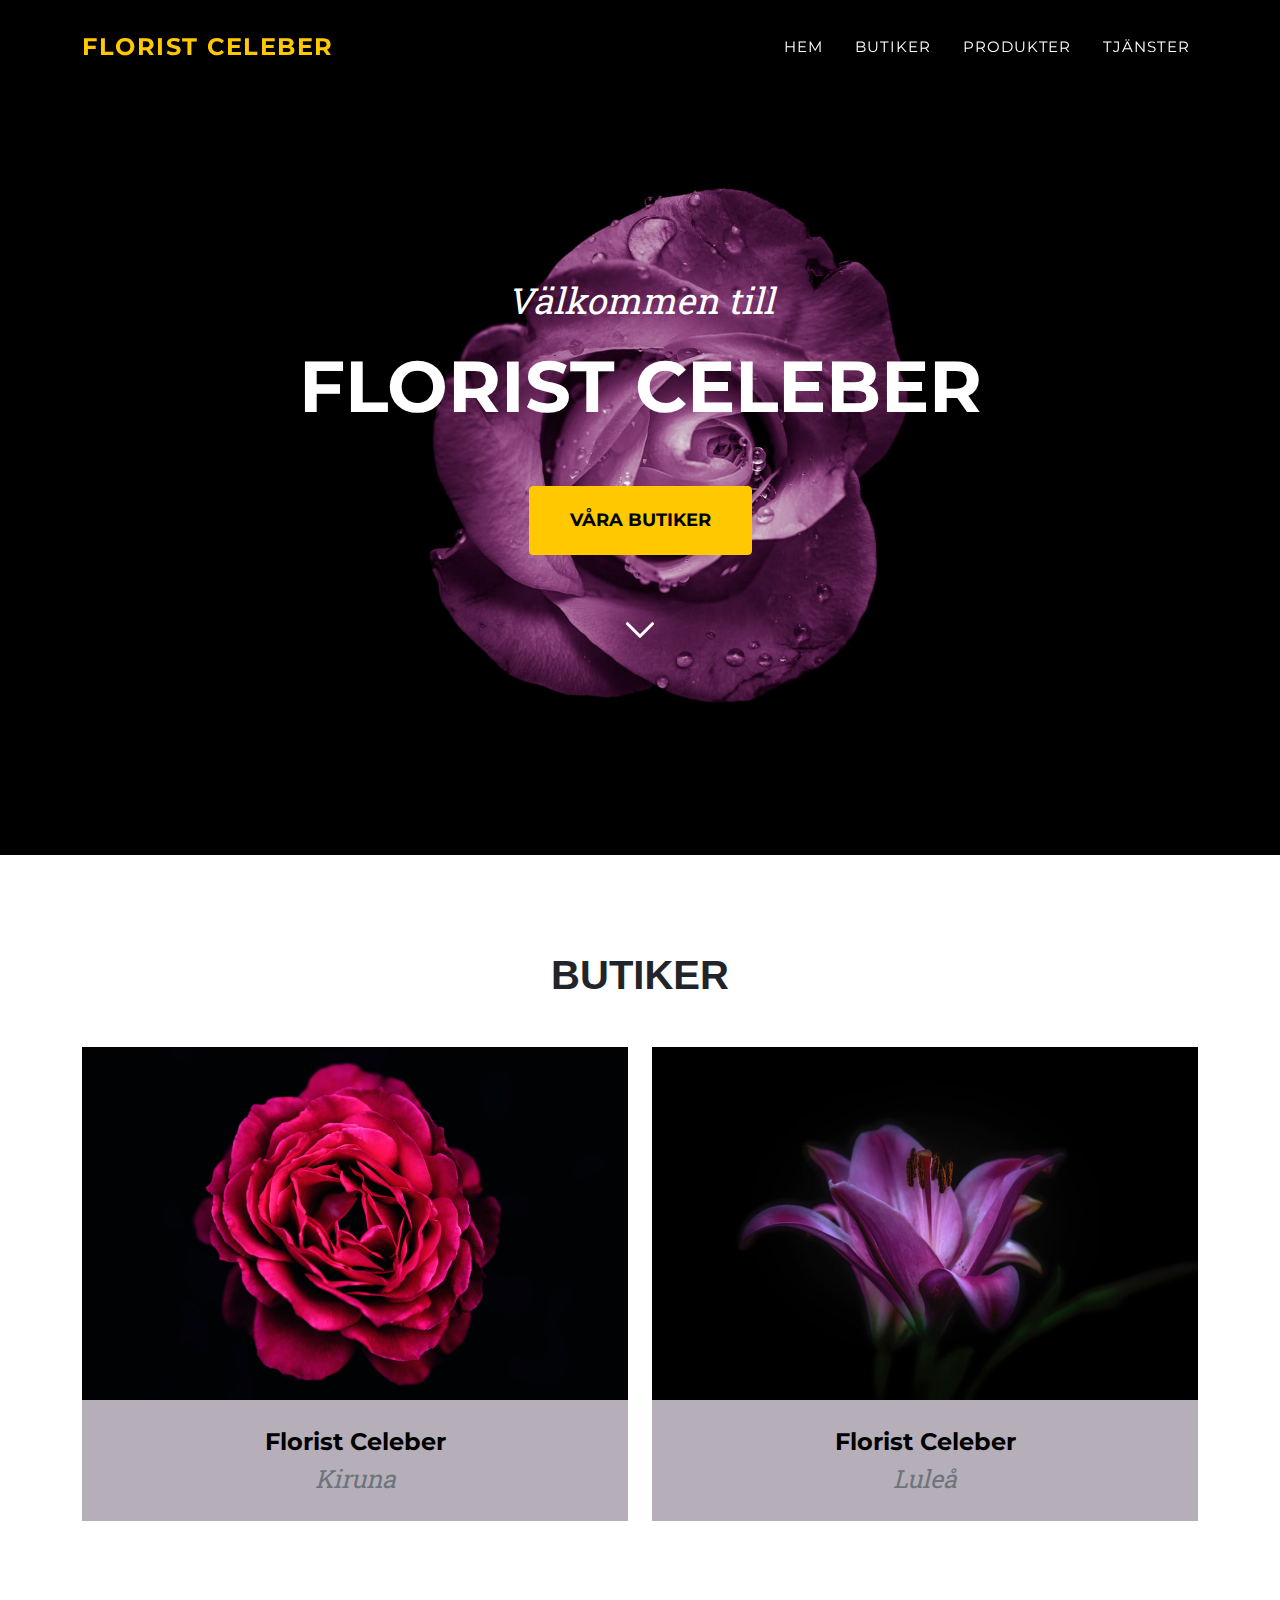
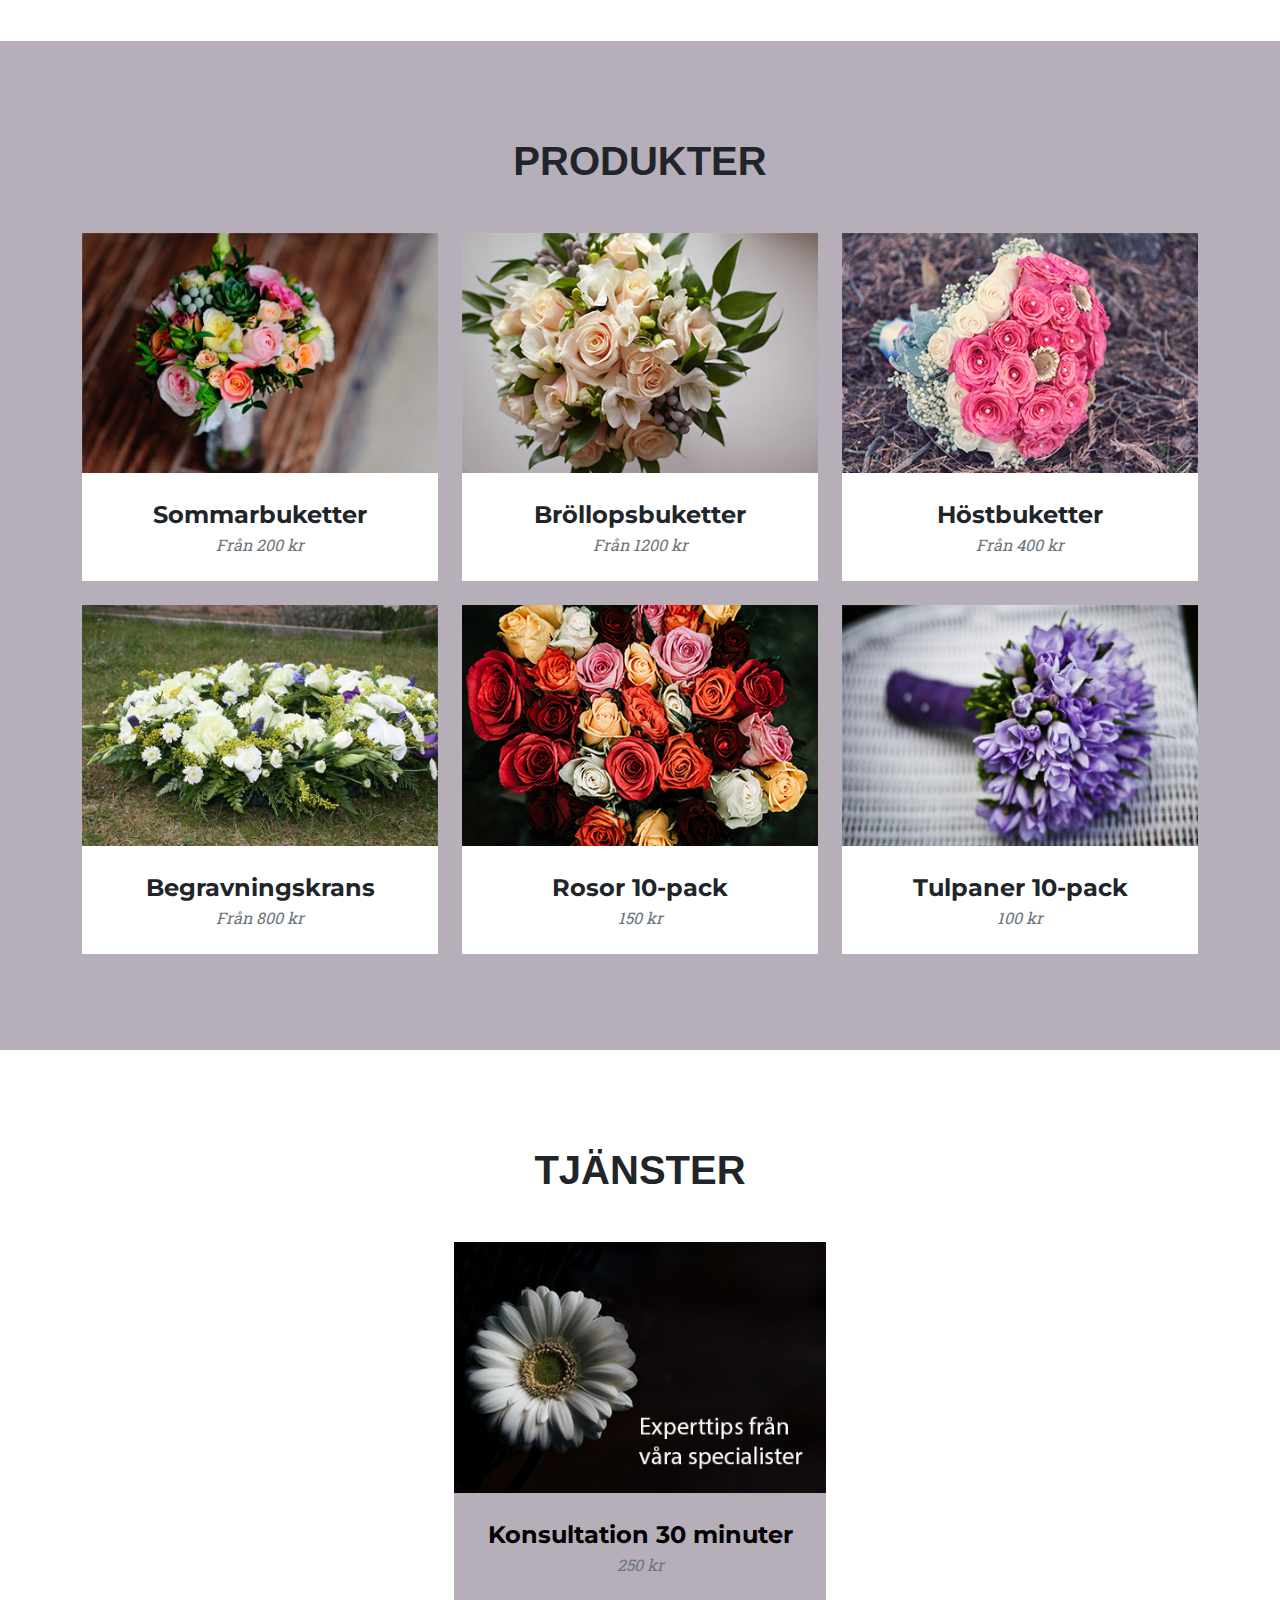
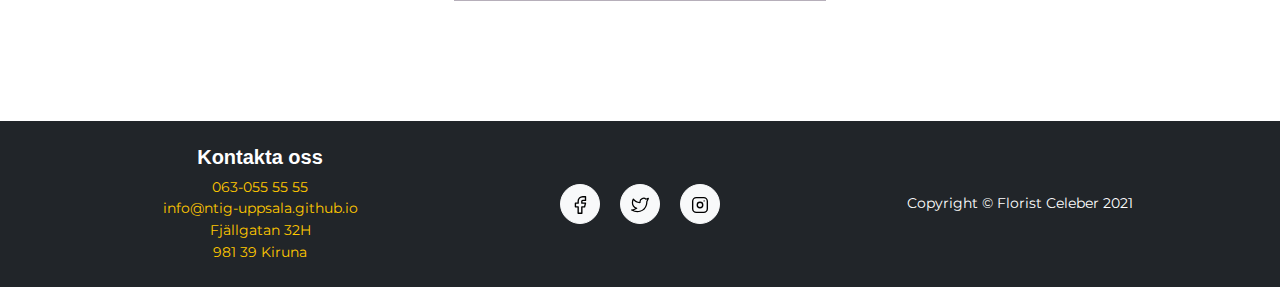
<file: florist-celeber/index.html>
<!-- The original template goes under The MIT License (MIT)
Copyright (c) 2013-2021 Start Bootstrap LLC -->

<!DOCTYPE html>
<html lang="sv">
    <head>
        <meta charset="utf-8" />
        <meta name="viewport" content="width=device-width, initial-scale=1, shrink-to-fit=no" />
        <title>Florist Celeber</title>
        <!-- Google fonts-->
        <link href="https://fonts.googleapis.com/css?family=Montserrat:400,700" rel="stylesheet" type="text/css" />
        <link href="https://fonts.googleapis.com/css?family=Roboto+Slab:400,100,300,700" rel="stylesheet" type="text/css" />
        <!-- Core theme CSS (includes Bootstrap)-->
        <link href="assets/css/bootstrap.css" rel="stylesheet" />
	    <!--Our css-->
        <link href="assets/css/style.css" rel="stylesheet">
        <!-- Favicon-->
        <link rel="apple-touch-icon" sizes="180x180" href="assets/favicon/apple-touch-icon.png">
        <link rel="icon" type="image/png" sizes="32x32" href="assets/favicon/favicon-32x32.png">
        <link rel="icon" type="image/png" sizes="16x16" href="assets/favicon/favicon-16x16.png">
        <link rel="manifest" href="assets/favicon/site.webmanifest">
        <link rel="mask-icon" href="assets/favicon/safari-pinned-tab.svg" color="#5bbad5">
        <meta name="msapplication-TileColor" content="#da532c">
        <meta name="theme-color" content="#ffffff">
        <script src="https://code.jquery.com/jquery-3.6.0.min.js" integrity="sha256-/xUj+3OJU5yExlq6GSYGSHk7tPXikynS7ogEvDej/m4=" crossorigin="anonymous"></script>
        <script src="assets/js/scripts.js" defer></script>
    </head>
    <body id="page-top">
        <!-- Navigation-->
        <nav class="navbar navbar-expand-lg navbar-dark fixed-top noJs" id="mainNav">
            <div class="container">
                <a class="navbar-brand" href="#page-top">Florist Celeber</a>
                <button class="navbar-toggler" id="navbarMenu" type="button" aria-controls="navbarResponsive" aria-expanded="false" aria-label="Toggle navigation">
                    Meny
                    <svg class="icon icon-tabler icon-tabler-menu-2" width="24" height="24" viewBox="0 0 24 24" stroke-width="1.5" stroke="rgba(255, 255, 255, 0.55)" fill="none" stroke-linecap="round" stroke-linejoin="round">
                        <path stroke="none" d="M0 0h24v24H0z" fill="none"/>
                        <line x1="4" y1="6" x2="20" y2="6" />
                        <line x1="4" y1="12" x2="20" y2="12" />
                        <line x1="4" y1="18" x2="20" y2="18" />
                    </svg>
                </button>
                <div class="collapse navbar-collapse" id="navbarResponsive">
                    <ul class="navbar-nav text-uppercase ms-auto py-4 py-lg-0">
                        <li class="nav-item"><a class="nav-link" href="#page-top">Hem</a></li>
                        <li class="nav-item"><a class="nav-link" href="#stores">Butiker</a></li>
                        <li class="nav-item"><a class="nav-link" href="#products">Produkter</a></li>
                        <li class="nav-item"><a class="nav-link" href="#services">Tjänster</a></li>
                    </ul>
                </div>
            </div>
        </nav>
        <!-- Masthead-->
        <header class="masthead" id="mainPage">
            <div class="container"  id="mastheadContainer">
                <div class="masthead-subheading">Välkommen till</div>
                <div class="masthead-heading text-uppercase">Florist Celeber</div>
                <a class="btn btn-primary btn-xl text-uppercase" href="#stores">Våra butiker</a>
            </div>
            <div class="arrowDownCon">
                <div class="arrowDown">
                    <a href="#stores"> <!--Maybe change to go to the next section -->
                        <svg width="50" height="50" viewBox="0 0 24 24" stroke-width="1.5" stroke="#ffffff" fill="none" stroke-linecap="round" stroke-linejoin="round">
                            <path stroke="none" d="M0 0h24v24H0z" fill="none"/>
                            <polyline points="6 9 12 15 18 9" />
                        </svg>
                    </a>
                    
                </div>
            </div>
        </header>
        <!-- stores-->
        <section class="page-section" id="stores">
            <div class="container">
                <div class="text-center">
                    <h2 class="section-heading text-uppercase gap">Butiker</h2>
                </div>
               
               <div class="rowTwo">
                    <div class="col-lg-4 col-sm-6 mb-4">
                        <!-- store 1-->
                        <div class="link-image">
                            <a href="kiruna/">
                            <div class="link-image-container">
                                <img class="img-fluid" src="assets/img/header-bg-kiruna.jpg" alt="Kiruna" />
                            </div>
                                <div class="store-caption">
                                    <div class="store-caption-heading">Florist Celeber</div>
                                    <div class="store-caption-subheading text-muted">Kiruna</div>
                                </div>
                            </a>
                        </div>
                    </div>
                    <div class="col-lg-4 col-sm-6 mb-4">
                        <!-- store 2-->
                        <div class="link-image">
                            <a href="lulea/">
                            <div class="link-image-container">
                                <img class="img-fluid" src="assets/img/header-bg-lulea.jpg" alt="Luleå" />
                            </div>
                                <div class="store-caption">
                                    <div class="store-caption-heading">Florist Celeber</div>
                                    <div class="store-caption-subheading text-muted">Luleå</div>
                                </div>
                            </a>
                        </div>
                    </div>
               </div>
            </div>
        </section>
        <!--Products-->
        <section class="page-section bg-light" id="products">
            <div class="container">
                <div class="text-center">
                    <h2 class="section-heading text-uppercase gap">Produkter</h2>
                </div>
                <div class="row">
                    <div class="col-lg-4 col-sm-6 mb-4">
                        <!-- products item 1-->
                        <div class="products-item">
                            <img class="img-fluid" src="assets/img/products/summerFlowers.png" alt="Sommarbuketter" />
                            <div class="products-caption">
                                <div class="products-caption-heading">Sommarbuketter</div>
                                <div class="products-caption-subheading text-muted">Från 200 kr</div>
                            </div>
                        </div>
                    </div>
                    <div class="col-lg-4 col-sm-6 mb-4">
                        <!-- products item 2-->
                        <div class="products-item">
                            <img class="img-fluid" src="assets/img/products/weddingFlowers.png" alt="Bröllopsbuketter" />
                            <div class="products-caption">
                                <div class="products-caption-heading">Bröllopsbuketter</div>
                                <div class="products-caption-subheading text-muted">Från 1200 kr</div>
                            </div>
                        </div>
                    </div>
                    <div class="col-lg-4 col-sm-6 mb-4">
                        <!-- products item 3-->
                        <div class="products-item">
                            <img class="img-fluid" src="assets/img/products/fallFlowers.png" alt="Höstbuketter" />
                            <div class="products-caption">
                                <div class="products-caption-heading">Höstbuketter</div>
                                <div class="products-caption-subheading text-muted">Från 400 kr</div>
                            </div>
                        </div>
                    </div>
                    <div class="col-lg-4 col-sm-6 mb-4 mb-lg-0">
                        <!-- products item 4-->
                        <div class="products-item">
                            <img class="img-fluid" src="assets/img/products/funeralFlowers.png" alt="Begravningskrans" />
                            <div class="products-caption">
                                <div class="products-caption-heading">Begravningskrans</div>
                                <div class="products-caption-subheading text-muted">Från 800 kr</div>
                            </div>
                        </div>
                    </div>
                    <div class="col-lg-4 col-sm-6 mb-4 mb-sm-0">
                        <!-- products item 5-->
                        <div class="products-item">
                            <img class="img-fluid" src="assets/img/products/roses.png" alt="Rosor 10-pack" />
                            <div class="products-caption">
                                <div class="products-caption-heading">Rosor 10-pack</div>
                                <div class="products-caption-subheading text-muted">150 kr</div>
                            </div>
                        </div>
                    </div>
                    <div class="col-lg-4 col-sm-6">
                        <!-- products item 6-->
                        <div class="products-item">
                            <img class="img-fluid" src="assets/img/products/tulips.png" alt="Tulpaner 10-pack" />
                            <div class="products-caption">
                                <div class="products-caption-heading">Tulpaner 10-pack</div>
                                <div class="products-caption-subheading text-muted">100 kr</div>
                            </div>
                        </div>
                    </div>
                </div>
            </div>
        </section>
        <!--Services-->
        <section class="page-section" id="services">
            <div class="container">
                <div class="text-center">
                    <h2 class="section-heading text-uppercase gap">Tjänster</h2>
                </div>
                <div class="serviceContainer">
                    <div class="col-lg-4 col-sm-6 mb-4 maxService">
                    <!-- service 1-->
                        <img class="img-fluid" src="assets/img/help.png" alt="Konsultation 30 minuter" />
                        <div class="service-caption">
                            <div class="service-caption-heading">Konsultation 30 minuter</div>
                            <div class="service-caption-subheading text-muted">250 kr</div>
                        </div>
                    </div>
                </div>
            </div>
        </section>
        <!-- Footer-->
        <footer class="footer py-4">
            <div class="container">
                <div class="row align-items-center">
                    <div class="col-lg-4 text-lg-start sitemapCenter">
                        <h5 class="text-center">Kontakta oss</h5>
                     <div class="d-flex align-items-center justify-content-center">
                        <ul>                         
                            <li class="text-center"><a href="tel:0630555555">063-055 55 55</a></li>
                            <li class="text-center"><a href="mailto:info@ntig-uppsala.github.io">info@ntig-uppsala.github.io</a></li>
                            <li class="text-center"><a href="https://www.google.com/maps/place/Fj%C3%A4llgatan+32,+981+39+Kiruna/@67.8660567,20.2318298,17z/data=!3m1!4b1!4m5!3m4!1s0x45d0ba6368d7c9a3:0xe3887ef038c559b0!8m2!3d67.8660547!4d20.2340185" target="_blank">Fjällgatan 32H<br>981 39 Kiruna</a></li>
                        </ul>
                     </div>
                    </div>
                    <div class="col-lg-4 my-3 my-lg-0">
                        <!--FaceBook-->
                        <a class="btn btn-light btn-social mx-2" href="https://www.facebook.com/ntiuppsala">
                            <div class="icon-container">
                                <div class="icon" id="Facebook">
                                    <svg width="22" height="22" viewBox="0 0 24 24" stroke-width="1.5" stroke="#000000" fill="none" stroke-linecap="round" stroke-linejoin="round">
                                        <title>Facebook</title>
                                        <path stroke="none" d="M0 0h24v24H0z" fill="none"/>
                                        <path d="M7 10v4h3v7h4v-7h3l1 -4h-4v-2a1 1 0 0 1 1 -1h3v-4h-3a5 5 0 0 0 -5 5v2h-3" />
                                    </svg>
                                </div>
                            </div>
                        </a>
                        <!--Twitter-->
                        <a class="btn btn-light btn-social mx-2" href="https://twitter.com/ntiuppsala">
                            <div class="icon-container">
                                <div class="icon" id="Twitter">
                                    <svg width="20" height="20" viewBox="0 0 24 24" stroke-width="1.5" stroke="#000000" fill="none" stroke-linecap="round" stroke-linejoin="round">
                                        <title>Twitter</title>
                                        <path stroke="none" d="M0 0h24v24H0z" fill="none"/>
                                        <path d="M22 4.01c-1 .49 -1.98 .689 -3 .99c-1.121 -1.265 -2.783 -1.335 -4.38 -.737s-2.643 2.06 -2.62 3.737v1c-3.245 .083 -6.135 -1.395 -8 -4c0 0 -4.182 7.433 4 11c-1.872 1.247 -3.739 2.088 -6 2c3.308 1.803 6.913 2.423 10.034 1.517c3.58 -1.04 6.522 -3.723 7.651 -7.742a13.84 13.84 0 0 0 .497 -3.753c-.002 -.249 1.51 -2.772 1.818 -4.013z" />
                                      </svg>
                                </div>
                            </div>
                        </a>
                        <!--Instagram-->
                        <a class="btn btn-light btn-social mx-2" href="https://instagram.com/ntiuppsala">
                            <div class="icon-container">
                                <div class="icon" id="Instagram">
                                    <svg width="22" height="22" viewBox="0 0 24 24" stroke-width="1.5" stroke="#000000" fill="none" stroke-linecap="round" stroke-linejoin="round">
                                        <title>Instagram</title>
                                        <path stroke="none" d="M0 0h24v24H0z" fill="none"/>
                                        <rect x="4" y="4" width="16" height="16" rx="4" />
                                        <circle cx="12" cy="12" r="3" />
                                        <line x1="16.5" y1="7.5" x2="16.5" y2="7.501" />
                                    </svg>
                                </div>
                            </div>
                        </a>
                    </div>
                    <div class="col-lg-4 text-center">Copyright &copy; Florist Celeber 2021</div>
                </div>
            </div>
        </footer>
    </body>
</html>
</file>
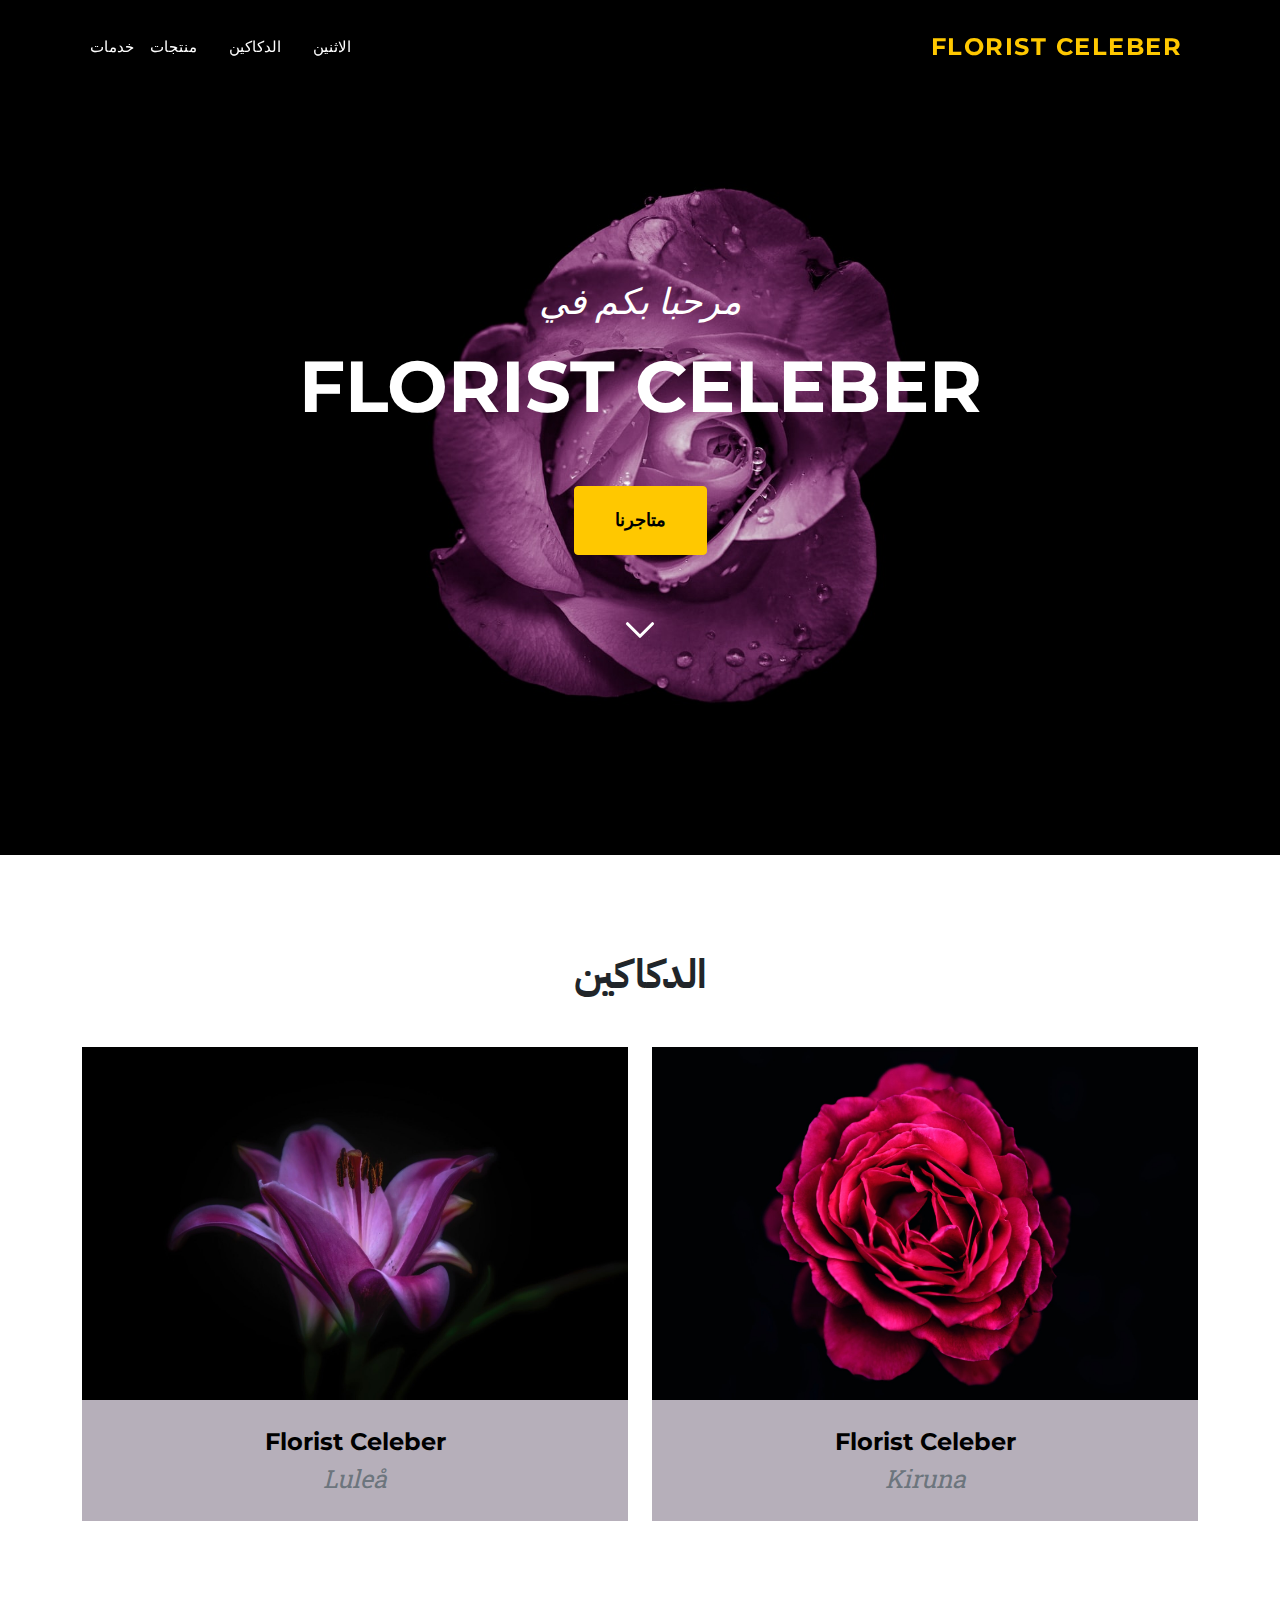
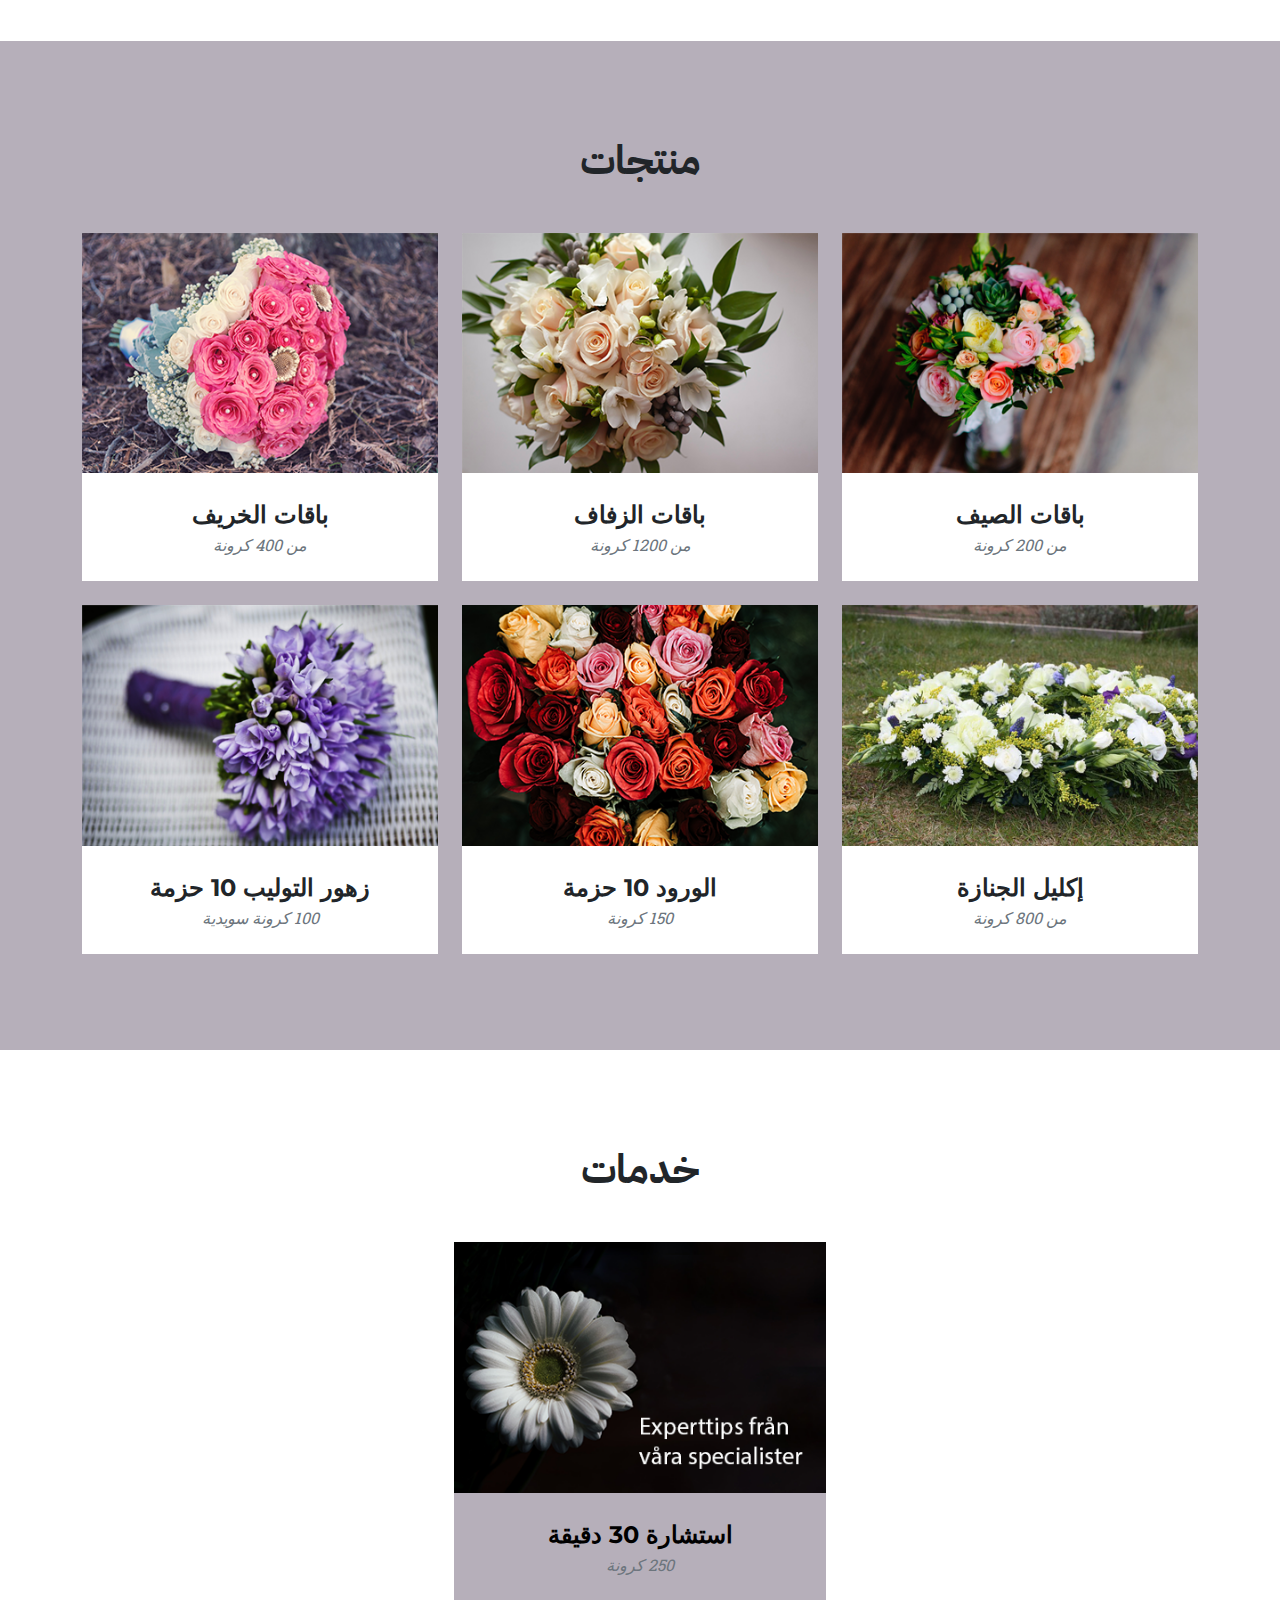
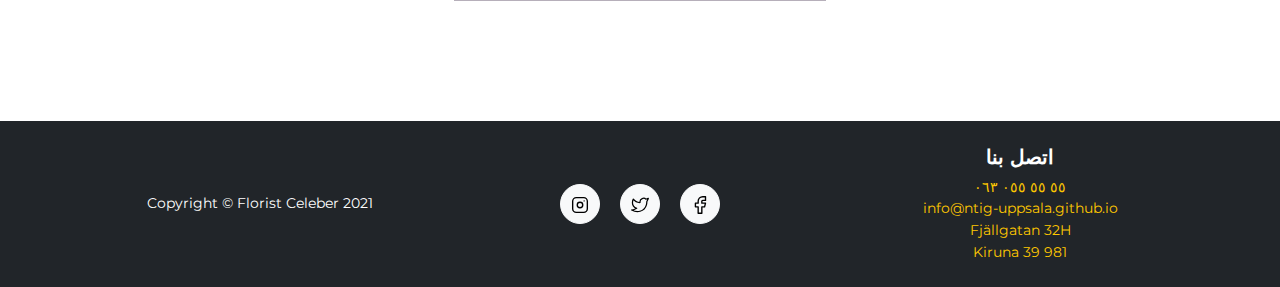
<file: florist-celeber/arabic/index.html>
<!-- The original template goes under The MIT License (MIT)
Copyright (c) 2013-2021 Start Bootstrap LLC -->

<!DOCTYPE html>
<html lang="sv" dir="rtl">
    <head>
        <meta charset="utf-8" />
        <meta name="viewport" content="width=device-width, initial-scale=1, shrink-to-fit=no" />
        <title>Florist Celeber</title>
        <!-- Google fonts-->
        <link href="https://fonts.googleapis.com/css?family=Montserrat:400,700" rel="stylesheet" type="text/css" />
        <link href="https://fonts.googleapis.com/css?family=Roboto+Slab:400,100,300,700" rel="stylesheet" type="text/css" />
        <!-- Core theme CSS (includes Bootstrap)-->
        <link href="assets/css/bootstrap.css" rel="stylesheet" />
	    <!--Our css-->
        <link href="assets/css/style.css" rel="stylesheet">
        <!-- Favicon-->
        <link rel="apple-touch-icon" sizes="180x180" href="assets/favicon/apple-touch-icon.png">
        <link rel="icon" type="image/png" sizes="32x32" href="assets/favicon/favicon-32x32.png">
        <link rel="icon" type="image/png" sizes="16x16" href="assets/favicon/favicon-16x16.png">
        <link rel="manifest" href="assets/favicon/site.webmanifest">
        <link rel="mask-icon" href="assets/favicon/safari-pinned-tab.svg" color="#5bbad5">
        <meta name="msapplication-TileColor" content="#da532c">
        <meta name="theme-color" content="#ffffff">
        <script src="https://code.jquery.com/jquery-3.6.0.min.js" integrity="sha256-/xUj+3OJU5yExlq6GSYGSHk7tPXikynS7ogEvDej/m4=" crossorigin="anonymous"></script>
        <script src="assets/js/scripts.js" defer></script>
    </head>
    <body id="page-top">
        <!-- Navigation-->
        <nav class="navbar navbar-expand-lg navbar-dark fixed-top noJs" id="mainNav">
            <div class="container">
                <a class="navbar-brand" href="#page-top">Florist Celeber</a>
                <button class="navbar-toggler" id="navbarMenu" type="button" aria-controls="navbarResponsive" aria-expanded="false" aria-label="Toggle navigation">
                    قائمة
                    <svg class="icon icon-tabler icon-tabler-menu-2" width="24" height="24" viewBox="0 0 24 24" stroke-width="1.5" stroke="rgba(255, 255, 255, 0.55)" fill="none" stroke-linecap="round" stroke-linejoin="round">
                        <path stroke="none" d="M0 0h24v24H0z" fill="none"/>
                        <line x1="4" y1="6" x2="20" y2="6" />
                        <line x1="4" y1="12" x2="20" y2="12" />
                        <line x1="4" y1="18" x2="20" y2="18" />
                    </svg>
                </button>
                <div class="collapse navbar-collapse" id="navbarResponsive">
                    <ul class="navbar-nav text-uppercase me-auto py-4 py-lg-0">
                        <li class="nav-item"><a class="nav-link" href="#page-top">الاثنين</a></li>
                        <li class="nav-item"><a class="nav-link" href="#stores">الدكاكين</a></li>
                        <li class="nav-item"><a class="nav-link" href="#products">منتجات</a></li>
                        <li class="nav-item"><a class="nav-link" href="#services">خدمات</a></li>
                    </ul>
                </div>
                
            </div>
        </nav>
        <!-- Masthead-->
        <header class="masthead" id="mainPage">
            <div class="container"  id="mastheadContainer">
                <div class="masthead-subheading">مرحبا بكم في</div>
                <div class="masthead-heading text-uppercase">Florist Celeber</div>
                <a class="btn btn-primary btn-xl text-uppercase" href="#stores">متاجرنا</a>
            </div>
            <div class="arrowDownCon">
                <div class="arrowDown">
                    <a href="#stores"> <!--Maybe change to go to the next section -->
                        <svg width="50" height="50" viewBox="0 0 24 24" stroke-width="1.5" stroke="#ffffff" fill="none" stroke-linecap="round" stroke-linejoin="round">
                            <path stroke="none" d="M0 0h24v24H0z" fill="none"/>
                            <polyline points="6 9 12 15 18 9" />
                        </svg>
                    </a>
                    
                </div>
            </div>
        </header>
        <!-- stores-->
        <section class="page-section" id="stores">
            <div class="container">
                <div class="text-center">
                    <h2 class="section-heading text-uppercase gap">الدكاكين</h2>
                </div>
               
               <div class="rowTwo">
                    <div class="col-lg-4 col-sm-6 mb-4">
                        <!-- store 1-->
                        <div>
                            <a href="kiruna/"><img class="img-fluid" src="assets/img/header-bg-kiruna.jpg" alt="Kiruna" />
                                <div class="store-caption">
                                    <div class="store-caption-heading">Florist Celeber</div>
                                    <div class="store-caption-subheading text-muted">Kiruna</div>
                                </div>
                            </a>
                        </div>
                    </div>
                    <div class="col-lg-4 col-sm-6 mb-4">
                        <!-- store 2-->
                        <div>
                            <a href="lulea/"><img class="img-fluid" src="assets/img/header-bg-lulea.jpg" alt="Luleå" />
                                <div class="store-caption">
                                    <div class="store-caption-heading">Florist Celeber</div>
                                    <div class="store-caption-subheading text-muted">Luleå</div>
                                </div>
                            </a>
                        </div>
                    </div>
               </div>
            </div>
        </section>
        <!--Products-->
        <section class="page-section bg-light" id="products">
            <div class="container">
                <div class="text-center">
                    <h2 class="section-heading text-uppercase gap">منتجات</h2>
                </div>
                <div class="row">
                    <div class="col-lg-4 col-sm-6 mb-4">
                        <!-- products item 1-->
                        <div class="products-item">
                            <img class="img-fluid" src="assets/img/products/summerFlowers.png" alt="Sommarbuketter" />
                            <div class="products-caption">
                                <div class="products-caption-heading">باقات الصيف</div>
                                <div class="products-caption-subheading text-muted">من 200 كرونة</div>
                            </div>
                        </div>
                    </div>
                    <div class="col-lg-4 col-sm-6 mb-4">
                        <!-- products item 2-->
                        <div class="products-item">
                            <img class="img-fluid" src="assets/img/products/weddingFlowers.png" alt="Bröllopsbuketter" />
                            <div class="products-caption">
                                <div class="products-caption-heading">باقات الزفاف</div>
                                <div class="products-caption-subheading text-muted">من 1200 كرونة</div>
                            </div>
                        </div>
                    </div>
                    <div class="col-lg-4 col-sm-6 mb-4">
                        <!-- products item 3-->
                        <div class="products-item">
                            <img class="img-fluid" src="assets/img/products/fallFlowers.png" alt="Höstbuketter" />
                            <div class="products-caption">
                                <div class="products-caption-heading">باقات الخريف</div>
                                <div class="products-caption-subheading text-muted">من 400 كرونة</div>
                            </div>
                        </div>
                    </div>
                    <div class="col-lg-4 col-sm-6 mb-4 mb-lg-0">
                        <!-- products item 4-->
                        <div class="products-item">
                            <img class="img-fluid" src="assets/img/products/funeralFlowers.png" alt="Begravningskrans" />
                            <div class="products-caption">
                                <div class="products-caption-heading">إكليل الجنازة</div>
                                <div class="products-caption-subheading text-muted">من 800 كرونة</div>
                            </div>
                        </div>
                    </div>
                    <div class="col-lg-4 col-sm-6 mb-4 mb-sm-0">
                        <!-- products item 5-->
                        <div class="products-item">
                            <img class="img-fluid" src="assets/img/products/roses.png" alt="Rosor 10-pack" />
                            <div class="products-caption">
                                <div class="products-caption-heading">الورود 10 حزمة</div>
                                <div class="products-caption-subheading text-muted">150 كرونة</div>
                            </div>
                        </div>
                    </div>
                    <div class="col-lg-4 col-sm-6">
                        <!-- products item 6-->
                        <div class="products-item">
                            <img class="img-fluid" src="assets/img/products/tulips.png" alt="Tulpaner 10-pack" />
                            <div class="products-caption">
                                <div class="products-caption-heading">زهور التوليب 10 حزمة</div>
                                <div class="products-caption-subheading text-muted">100 كرونة سويدية</div>
                            </div>
                        </div>
                    </div>
                </div>
            </div>
        </section>
        <!--Services-->
        <section class="page-section" id="services">
            <div class="container">
                <div class="text-center">
                    <h2 class="section-heading text-uppercase gap">خدمات</h2>
                </div>
                <div class="serviceContainer">
                    <div class="col-lg-4 col-sm-6 mb-4 maxService">
                    <!-- service 1-->
                        <img class="img-fluid" src="assets/img/help.png" alt="Konsultation 30 minuter" />
                        <div class="service-caption">
                            <div class="service-caption-heading">استشارة 30 دقيقة</div>
                            <div class="service-caption-subheading text-muted">250 كرونة</div>
                        </div>
                    </div>
                </div>
            </div>
        </section>
        <!-- Footer-->
        <footer class="footer py-4">
            <div class="container">
                <div class="row align-items-center">
                    <div class="col-lg-4 text-lg-start sitemapCenter">
                        <h5 class="text-center">اتصل بنا</h5>
                     <div class="d-flex align-items-center justify-content-center">
                        <ul>                         
                            <li class="text-center"><a href="tel:0630555555">٥٥ ٥٥ ٠٥٥ ٠٦٣</a></li>
                            <li class="text-center"><a href="mailto:info@ntig-uppsala.github.io">info@ntig-uppsala.github.io</a></li>
                            <li class="text-center"><a href="https://www.google.com/maps/place/Fj%C3%A4llgatan+32,+981+39+Kiruna/@67.8660567,20.2318298,17z/data=!3m1!4b1!4m5!3m4!1s0x45d0ba6368d7c9a3:0xe3887ef038c559b0!8m2!3d67.8660547!4d20.2340185" target="_blank">Fjällgatan 32H<br>981 39 Kiruna</a></li>
                        </ul>
                     </div>
                    </div>
                    <div class="col-lg-4 my-3 my-lg-0">
                        <!--FaceBook-->
                        <a class="btn btn-light btn-social mx-2" href="https://www.facebook.com/ntiuppsala">
                            <div class="icon-container">
                                <div class="icon" id="Facebook">
                                    <svg width="22" height="22" viewBox="0 0 24 24" stroke-width="1.5" stroke="#000000" fill="none" stroke-linecap="round" stroke-linejoin="round">
                                        <title>Facebook</title>
                                        <path stroke="none" d="M0 0h24v24H0z" fill="none"/>
                                        <path d="M7 10v4h3v7h4v-7h3l1 -4h-4v-2a1 1 0 0 1 1 -1h3v-4h-3a5 5 0 0 0 -5 5v2h-3" />
                                    </svg>
                                </div>
                            </div>
                        </a>
                        <!--Twitter-->
                        <a class="btn btn-light btn-social mx-2" href="https://twitter.com/ntiuppsala">
                            <div class="icon-container">
                                <div class="icon" id="Twitter">
                                    <svg width="20" height="20" viewBox="0 0 24 24" stroke-width="1.5" stroke="#000000" fill="none" stroke-linecap="round" stroke-linejoin="round">
                                        <title>Twitter</title>
                                        <path stroke="none" d="M0 0h24v24H0z" fill="none"/>
                                        <path d="M22 4.01c-1 .49 -1.98 .689 -3 .99c-1.121 -1.265 -2.783 -1.335 -4.38 -.737s-2.643 2.06 -2.62 3.737v1c-3.245 .083 -6.135 -1.395 -8 -4c0 0 -4.182 7.433 4 11c-1.872 1.247 -3.739 2.088 -6 2c3.308 1.803 6.913 2.423 10.034 1.517c3.58 -1.04 6.522 -3.723 7.651 -7.742a13.84 13.84 0 0 0 .497 -3.753c-.002 -.249 1.51 -2.772 1.818 -4.013z" />
                                      </svg>
                                </div>
                            </div>
                        </a>
                        <!--Instagram-->
                        <a class="btn btn-light btn-social mx-2" href="https://instagram.com/ntiuppsala">
                            <div class="icon-container">
                                <div class="icon" id="Instagram">
                                    <svg width="22" height="22" viewBox="0 0 24 24" stroke-width="1.5" stroke="#000000" fill="none" stroke-linecap="round" stroke-linejoin="round">
                                        <title>Instagram</title>
                                        <path stroke="none" d="M0 0h24v24H0z" fill="none"/>
                                        <rect x="4" y="4" width="16" height="16" rx="4" />
                                        <circle cx="12" cy="12" r="3" />
                                        <line x1="16.5" y1="7.5" x2="16.5" y2="7.501" />
                                    </svg>
                                </div>
                            </div>
                        </a>
                    </div>
                    <div class="col-lg-4 text-center">Copyright &copy; Florist Celeber 2021</div>
                </div>
            </div>
        </footer>
    </body>
</html>
</file>
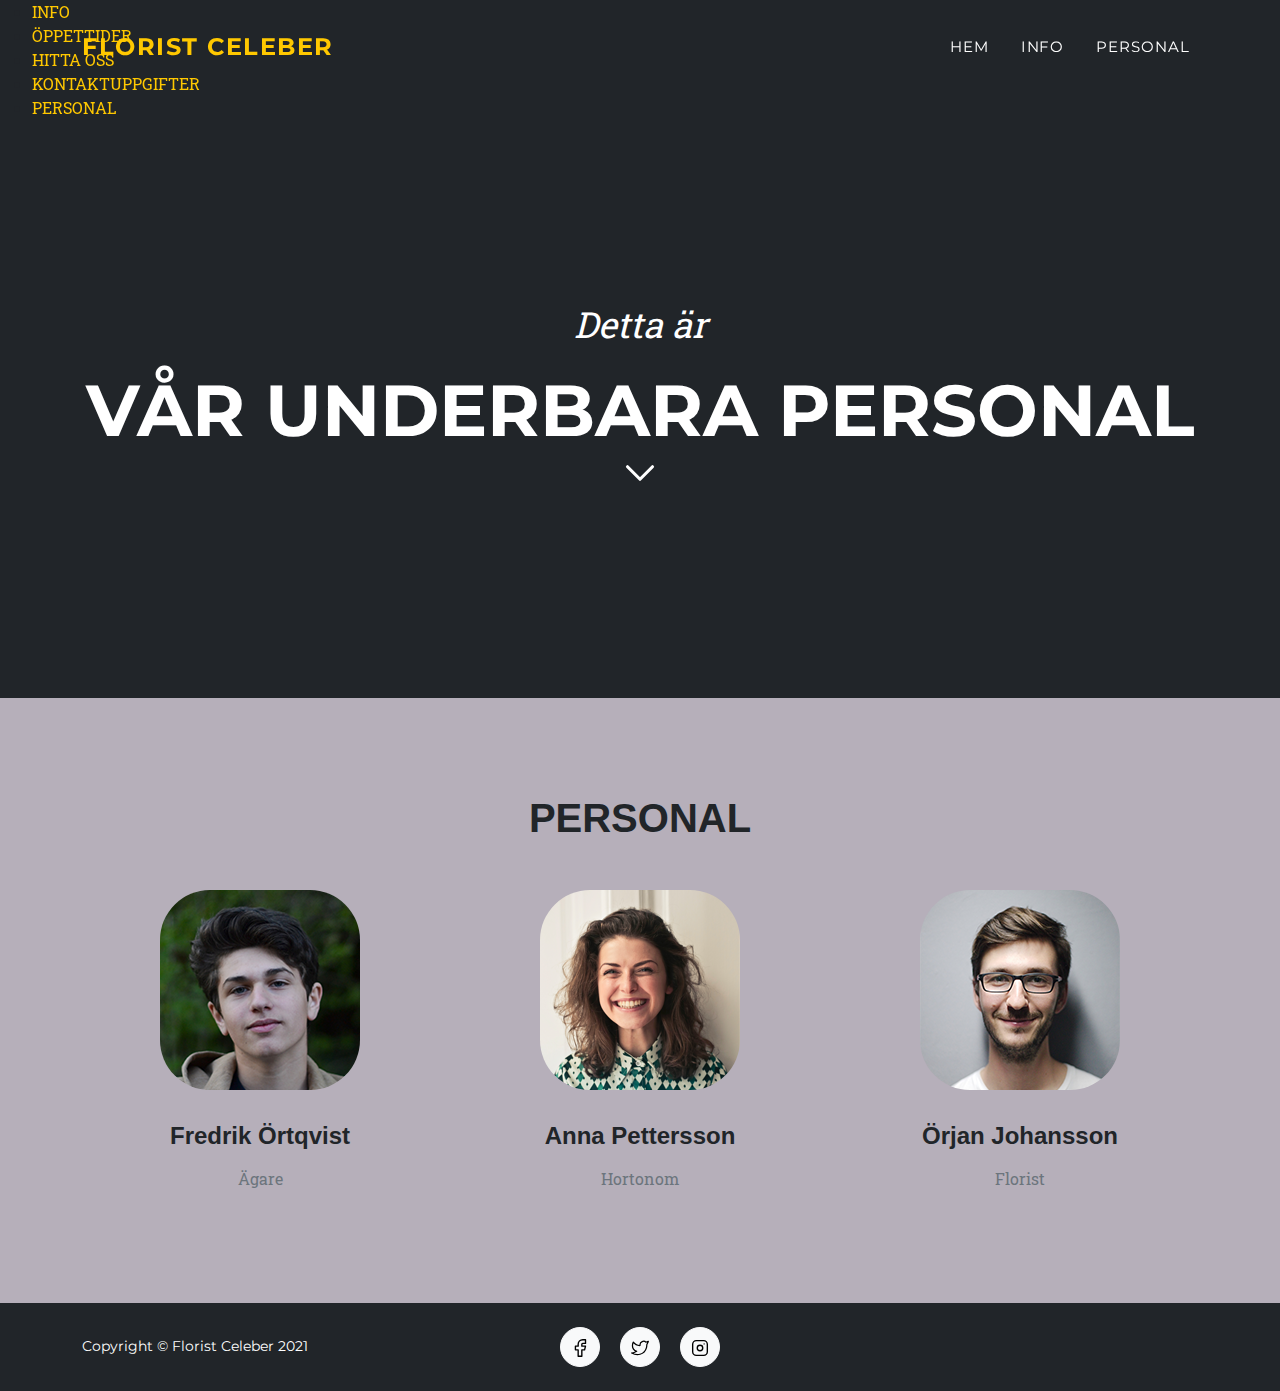
<file: florist-celeber/personalsida/index.html>
<!-- The original template goes under The MIT License (MIT)
Copyright (c) 2013-2021 Start Bootstrap LLC -->

<!DOCTYPE html>
<html lang="sv">
    <head>
        <meta charset="utf-8" />
        <meta name="viewport" content="width=device-width, initial-scale=1, shrink-to-fit=no" />
        <title>Florist Celeber</title>
        <!-- Google fonts-->
        <link href="https://fonts.googleapis.com/css?family=Montserrat:400,700" rel="stylesheet" type="text/css" />
        <link href="https://fonts.googleapis.com/css?family=Roboto+Slab:400,100,300,700" rel="stylesheet" type="text/css" />
        <!-- Core theme CSS (includes Bootstrap)-->
        <link href="../css/styles.css" rel="stylesheet" />
	    <!--Our css-->
        <link href="../css/style.css" rel="stylesheet">
        <!-- Favicon-->
        <link rel="apple-touch-icon" sizes="180x180" href="../assets/apple-touch-icon.png">
        <link rel="icon" type="image/png" sizes="32x32" href="../assets/favicon-32x32.png">
        <link rel="icon" type="image/png" sizes="16x16" href="../assets/favicon-16x16.png">
        <link rel="manifest" href="../assets/site.webmanifest">
        <link rel="mask-icon" href="../assets/safari-pinned-tab.svg" color="#5bbad5">
        <meta name="msapplication-TileColor" content="#da532c">
        <meta name="theme-color" content="#ffffff">
        <script src="../js/scripts.js" defer></script>
    </head>
    <body id="page-top">
        <div id="noJsMenu" class="noMenuJs fixed-top">
            <ul class="text-uppercase ms-auto py-4 py-lg-0 noJsUl">
                <li class="menuLi"><a class="a-link" href="../#info">Info</a></li>
                <li class="menuLi"><a class="a-link" href="../#hoursOpen">Öppettider</a></li>
                <li class="menuLi"><a class="a-link" href="../#findUs">Hitta Oss</a></li>
                <li class="menuLi"><a class="a-link" href="../#aboutUs">Kontaktuppgifter</a></li>
                <li class="menuLi"><a class="a-link" href="#staff">Personal</a></li>
            </ul>
        </div>
        <!-- Navigation-->
        <nav class="navbar navbar-expand-lg navbar-dark fixed-top noJs" id="mainNav">
            <div class="container">
                <a class="navbar-brand" href="../">Florist Celeber</a>
                <button class="navbar-toggler" id="navbarMenu" type="button" aria-controls="navbarResponsive" aria-expanded="false" aria-label="Toggle navigation">
                    Meny
                    <svg class="icon icon-tabler icon-tabler-menu-2" width="24" height="24" viewBox="0 0 24 24" stroke-width="1.5" stroke="rgba(255, 255, 255, 0.55)" fill="none" stroke-linecap="round" stroke-linejoin="round">
                        <path stroke="none" d="M0 0h24v24H0z" fill="none"/>
                        <line x1="4" y1="6" x2="20" y2="6" />
                        <line x1="4" y1="12" x2="20" y2="12" />
                        <line x1="4" y1="18" x2="20" y2="18" />
                    </svg>
                </button>
                <div class="collapse navbar-collapse" id="navbarResponsive">
                    <ul class="navbar-nav text-uppercase ms-auto py-4 py-lg-0">
                        <li class="nav-item"><a class="nav-link" href="../#page-top">Hem</a></li>
                        <li class="nav-item"><a class="nav-link" href="../#info">Info</a></li>
                        <li class="nav-item itemMenu"><a class="nav-link" href="../#hoursOpen" id="hoursOpenMenu">Öppettider</a></li>
                        <li class="nav-item itemMenu"><a class="nav-link" href="../#findUs" id="findUsMenu">Hitta Oss</a></li>
                        <li class="nav-item itemMenu"><a class="nav-link" href="../#aboutUs" id="aboutUsMenu">Kontaktuppgifter</a></li>
                        <li class="nav-item"><a class="nav-link" href="#staff">Personal</a></li>
                    </ul>
                </div>
            </div>
        </nav>
        <!-- Masthead-->
        <header class="masthead">
            <div class="container"  id="mastheadContainer">
                <div class="masthead-subheading" id="subHeading">Detta är</div>
                <div class="masthead-heading text-uppercase" id="heading">vår <span class="longWord">underbara</span> personal</div>
            </div>
            <div class="arrowDownCon" style="margin-top: -3rem;">
                <div class="arrowDown">
                    <a href="#staff"> <!--Maybe change to go to the next section -->
                        <svg width="50" height="50" viewBox="0 0 24 24" stroke-width="1.5" stroke="#ffffff" fill="none" stroke-linecap="round" stroke-linejoin="round">
                            <path stroke="none" d="M0 0h24v24H0z" fill="none"/>
                            <polyline points="6 9 12 15 18 9" />
                        </svg>
                    </a>
                    
                </div>
            </div>
        </header>
        <!-- info-->
        <section class="page-section" id="staff">
            <div class="container">
                <div class="text-center">
                    <h2 class="section-heading text-uppercase gap">Personal</h2>
                </div>
                <div class="row text-center">
                    <div class="col-md-4">
                        <div class="staffImg-border">
                            <div class="staffImg-continer">
                                <img class="staffImg" src="../assets/img/fredrik_ortqvist.png" alt="Fredrik Örtqvist">
                            </div>
                        </div>
                        <h4 class="my-3">Fredrik Örtqvist</h4>
                        <div class="infoListContainer">
                            <div class="hours text-muted">
                                <div class="infoListContainer">
                                    <ul class="infoList text-muted">
                                        <li>Ägare</li>
                                    </ul>
                                </div>    
                            </div>
                        </div>
                    </div>

                    <div class="col-md-4">
                        <div class="staffImg-border">
                            <div class="staffImg-continer">
                                <img class="staffImg" src="../assets/img/anna_pettersson.png" alt="Anna Pettersson">
                            </div>
                        </div>
                        <h4 class="my-3">Anna Pettersson</h4>
                        <div class="infoListContainer">
                            <ul class="infoList text-muted">
                                <li>Hortonom</li>
                            </ul>
                        </div> 
                    </div>

                    <div class="col-md-4">
                        <div class="staffImg-border" >
                            <div class="staffImg-continer">
                                <img class="staffImg" src="../assets/img/orjan_johansson.png" alt="Örjan Johansson">
                            </div>
                        </div>
                        <h4 class="my-3">Örjan Johansson</h4>
                        <div class="infoListContainer">
                            <ul class="infoList text-muted">
                                <li>Florist</li>
                            </ul>
                        </div>
                    </div>
                </div>
            </div>
        </section>
        
        <!-- Footer-->
        <footer class="footer py-4">
            <div class="container">
                <div class="row align-items-center">
                    <div class="col-lg-4 text-lg-start">Copyright &copy; Florist Celeber 2021</div>
                    <div class="col-lg-4 my-3 my-lg-0">
                        <!--FaceBook-->
                        <a class="btn btn-light btn-social mx-2" href="https://www.facebook.com/ntiuppsala">
                            <div class="icon-container">
                                <div class="icon" id="Facebook">
                                    <svg width="22" height="22" viewBox="0 0 24 24" stroke-width="1.5" stroke="#000000" fill="none" stroke-linecap="round" stroke-linejoin="round">
                                        <title>Facebook</title>
                                        <path stroke="none" d="M0 0h24v24H0z" fill="none"/>
                                        <path d="M7 10v4h3v7h4v-7h3l1 -4h-4v-2a1 1 0 0 1 1 -1h3v-4h-3a5 5 0 0 0 -5 5v2h-3" />
                                    </svg>
                                </div>
                            </div>
                        </a>
                        <!--Twitter-->
                        <a class="btn btn-light btn-social mx-2" href="https://twitter.com/ntiuppsala">
                            <div class="icon-container">
                                <div class="icon" id="Twitter">
                                    <svg width="20" height="20" viewBox="0 0 24 24" stroke-width="1.5" stroke="#000000" fill="none" stroke-linecap="round" stroke-linejoin="round">
                                        <title>Twitter</title>
                                        <path stroke="none" d="M0 0h24v24H0z" fill="none"/>
                                        <path d="M22 4.01c-1 .49 -1.98 .689 -3 .99c-1.121 -1.265 -2.783 -1.335 -4.38 -.737s-2.643 2.06 -2.62 3.737v1c-3.245 .083 -6.135 -1.395 -8 -4c0 0 -4.182 7.433 4 11c-1.872 1.247 -3.739 2.088 -6 2c3.308 1.803 6.913 2.423 10.034 1.517c3.58 -1.04 6.522 -3.723 7.651 -7.742a13.84 13.84 0 0 0 .497 -3.753c-.002 -.249 1.51 -2.772 1.818 -4.013z" />
                                      </svg>
                                </div>
                            </div>
                        </a>
                        <!--Instagram-->
                        <a class="btn btn-light btn-social mx-2" href="https://instagram.com/ntiuppsala">
                            <div class="icon-container">
                                <div class="icon" id="Instagram">
                                    <svg width="22" height="22" viewBox="0 0 24 24" stroke-width="1.5" stroke="#000000" fill="none" stroke-linecap="round" stroke-linejoin="round">
                                        <title>Instagram</title>
                                        <path stroke="none" d="M0 0h24v24H0z" fill="none"/>
                                        <rect x="4" y="4" width="16" height="16" rx="4" />
                                        <circle cx="12" cy="12" r="3" />
                                        <line x1="16.5" y1="7.5" x2="16.5" y2="7.501" />
                                    </svg>
                                </div>
                            </div>
                        </a>
                    </div>
                </div>
            </div>
        </footer>
    </body>
</html>
</file>
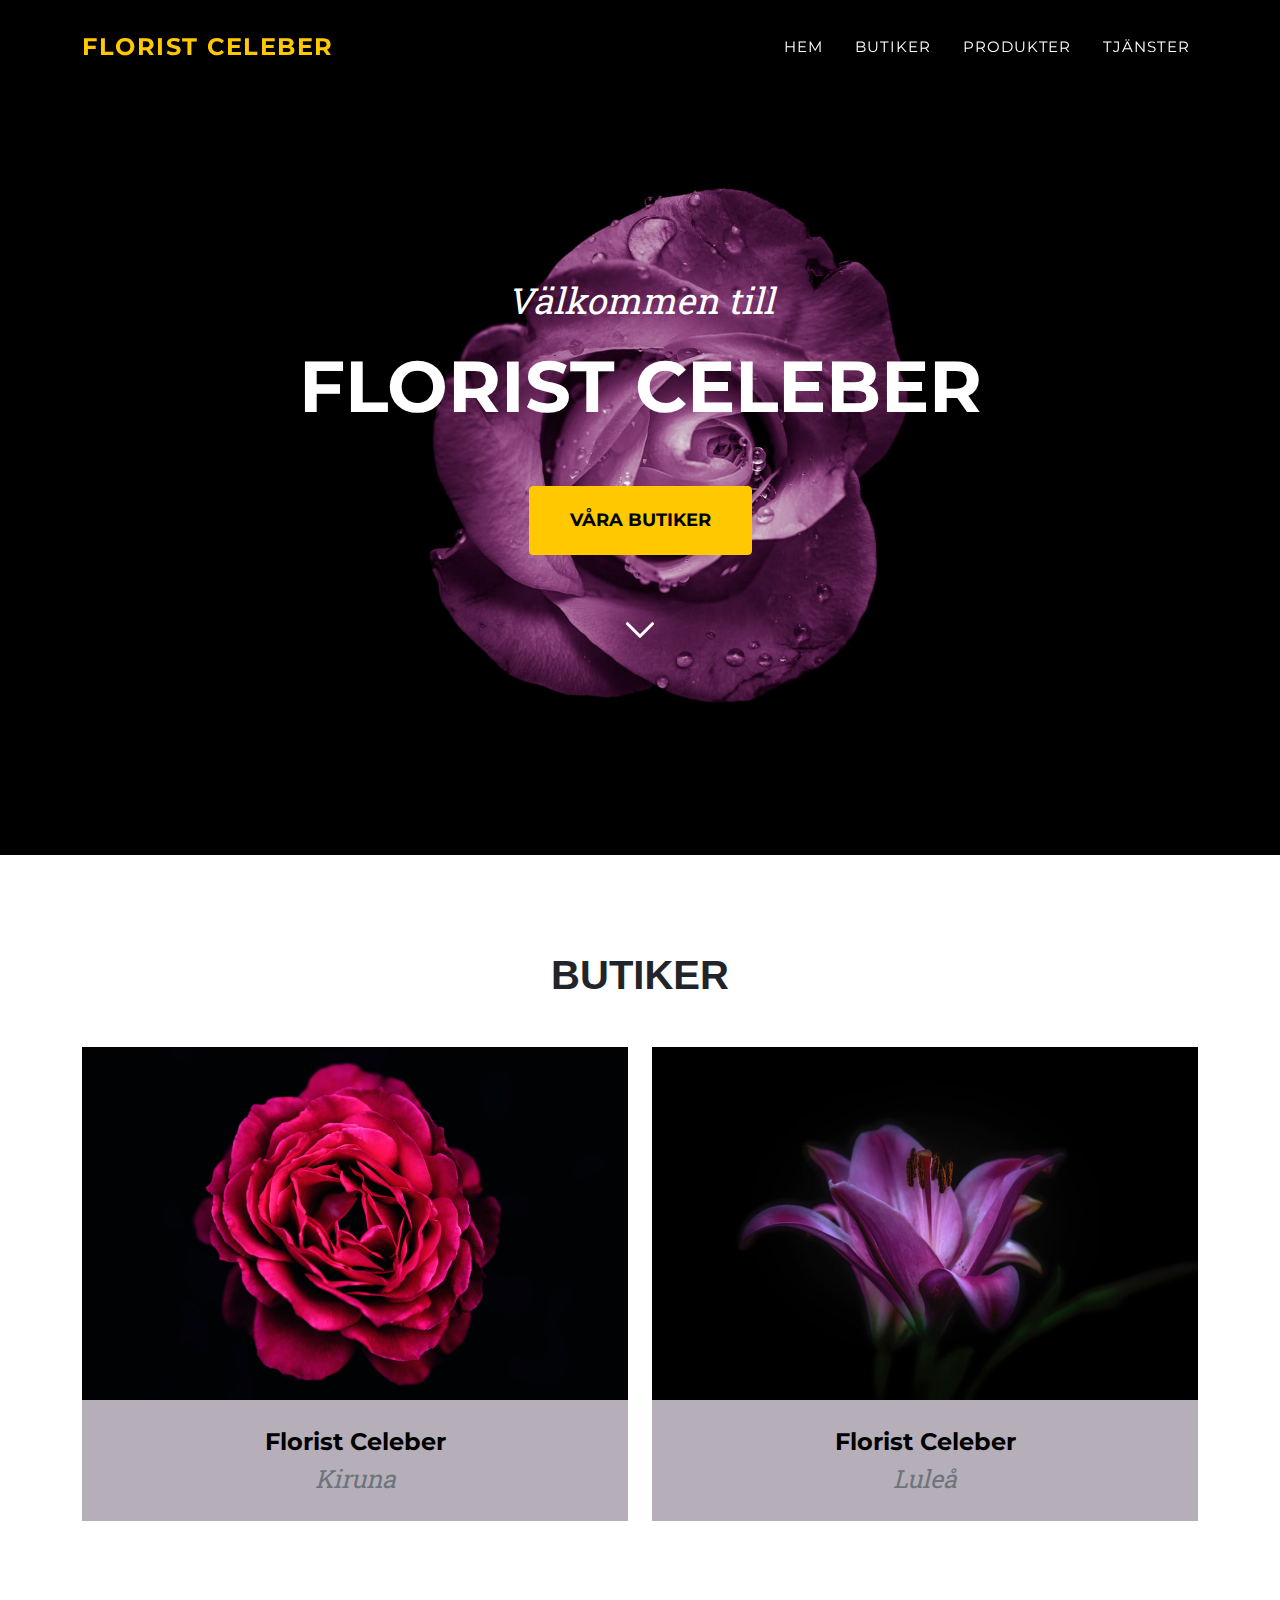
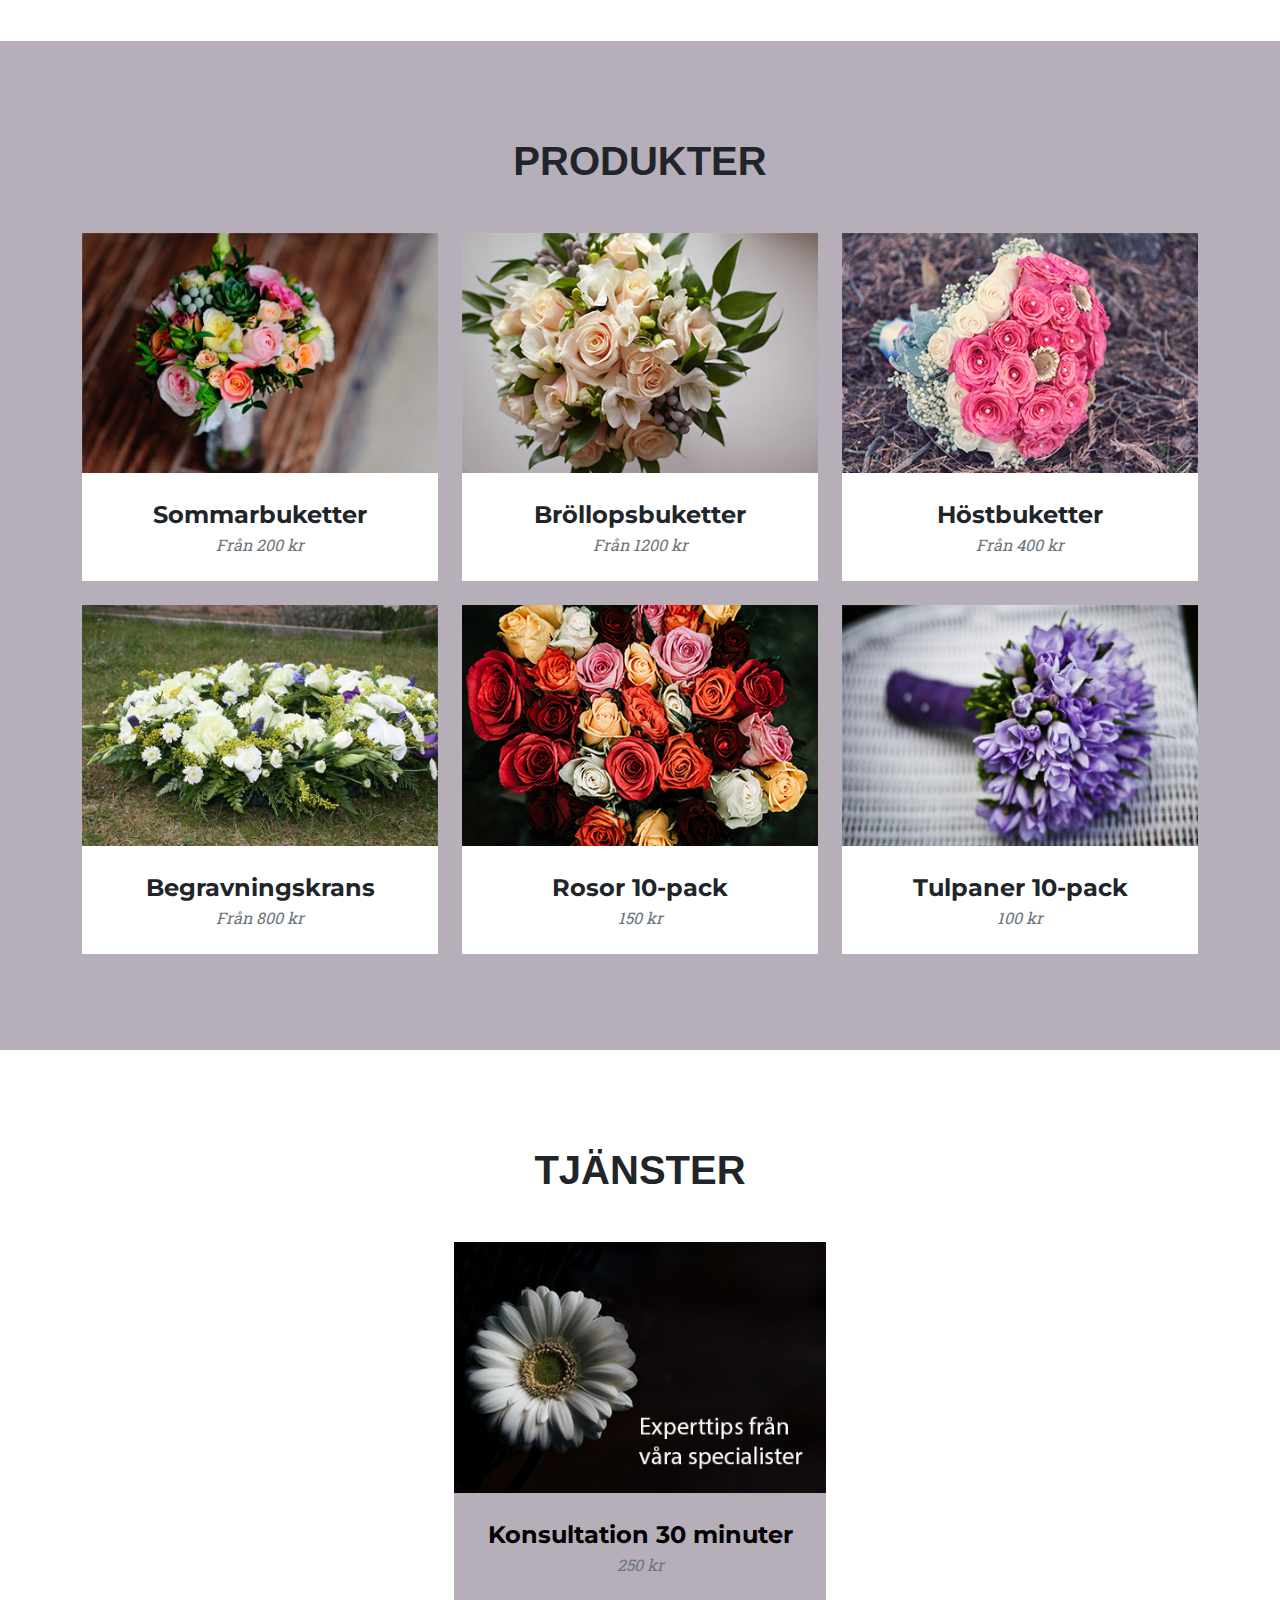
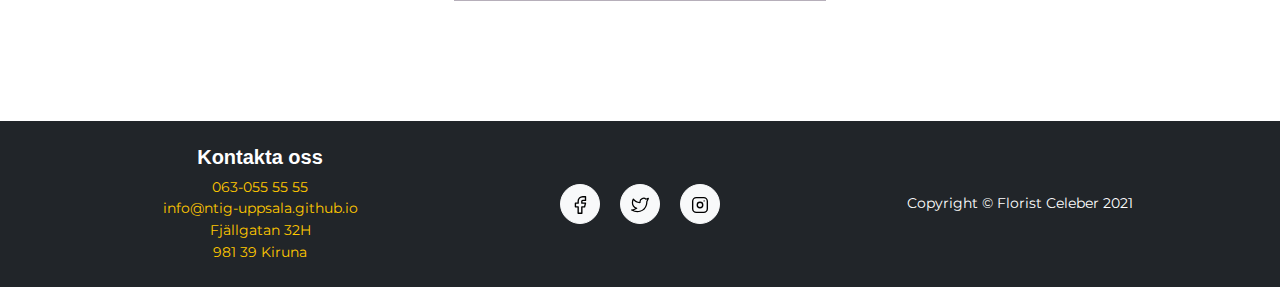
<file: florist-celeber/swedish/index.html>
<!-- The original template goes under The MIT License (MIT)
Copyright (c) 2013-2021 Start Bootstrap LLC -->

<!DOCTYPE html>
<html lang="sv">
    <head>
        <meta charset="utf-8" />
        <meta name="viewport" content="width=device-width, initial-scale=1, shrink-to-fit=no" />
        <title>Florist Celeber</title>
        <!-- Google fonts-->
        <link href="https://fonts.googleapis.com/css?family=Montserrat:400,700" rel="stylesheet" type="text/css" />
        <link href="https://fonts.googleapis.com/css?family=Roboto+Slab:400,100,300,700" rel="stylesheet" type="text/css" />
        <!-- Core theme CSS (includes Bootstrap)-->
        <link href="assets/css/bootstrap.css" rel="stylesheet" />
	    <!--Our css-->
        <link href="assets/css/style.css" rel="stylesheet">
        <!-- Favicon-->
        <link rel="apple-touch-icon" sizes="180x180" href="assets/favicon/apple-touch-icon.png">
        <link rel="icon" type="image/png" sizes="32x32" href="assets/favicon/favicon-32x32.png">
        <link rel="icon" type="image/png" sizes="16x16" href="assets/favicon/favicon-16x16.png">
        <link rel="manifest" href="assets/favicon/site.webmanifest">
        <link rel="mask-icon" href="assets/favicon/safari-pinned-tab.svg" color="#5bbad5">
        <meta name="msapplication-TileColor" content="#da532c">
        <meta name="theme-color" content="#ffffff">
        <script src="https://code.jquery.com/jquery-3.6.0.min.js" integrity="sha256-/xUj+3OJU5yExlq6GSYGSHk7tPXikynS7ogEvDej/m4=" crossorigin="anonymous"></script>
        <script src="assets/js/scripts.js" defer></script>
    </head>
    <body id="page-top">
        <!-- Navigation-->
        <nav class="navbar navbar-expand-lg navbar-dark fixed-top noJs" id="mainNav">
            <div class="container">
                <a class="navbar-brand" href="#page-top">Florist Celeber</a>
                <button class="navbar-toggler" id="navbarMenu" type="button" aria-controls="navbarResponsive" aria-expanded="false" aria-label="Toggle navigation">
                    Meny
                    <svg class="icon icon-tabler icon-tabler-menu-2" width="24" height="24" viewBox="0 0 24 24" stroke-width="1.5" stroke="rgba(255, 255, 255, 0.55)" fill="none" stroke-linecap="round" stroke-linejoin="round">
                        <path stroke="none" d="M0 0h24v24H0z" fill="none"/>
                        <line x1="4" y1="6" x2="20" y2="6" />
                        <line x1="4" y1="12" x2="20" y2="12" />
                        <line x1="4" y1="18" x2="20" y2="18" />
                    </svg>
                </button>
                <div class="collapse navbar-collapse" id="navbarResponsive">
                    <ul class="navbar-nav text-uppercase ms-auto py-4 py-lg-0">
                        <li class="nav-item"><a class="nav-link" href="#page-top">Hem</a></li>
                        <li class="nav-item"><a class="nav-link" href="#stores">Butiker</a></li>
                        <li class="nav-item"><a class="nav-link" href="#products">Produkter</a></li>
                        <li class="nav-item"><a class="nav-link" href="#services">Tjänster</a></li>
                    </ul>
                </div>
            </div>
        </nav>
        <!-- Masthead-->
        <header class="masthead" id="mainPage">
            <div class="container"  id="mastheadContainer">
                <div class="masthead-subheading">Välkommen till</div>
                <div class="masthead-heading text-uppercase">Florist Celeber</div>
                <a class="btn btn-primary btn-xl text-uppercase" href="#stores">Våra butiker</a>
            </div>
            <div class="arrowDownCon">
                <div class="arrowDown">
                    <a href="#stores"> <!--Maybe change to go to the next section -->
                        <svg width="50" height="50" viewBox="0 0 24 24" stroke-width="1.5" stroke="#ffffff" fill="none" stroke-linecap="round" stroke-linejoin="round">
                            <path stroke="none" d="M0 0h24v24H0z" fill="none"/>
                            <polyline points="6 9 12 15 18 9" />
                        </svg>
                    </a>
                    
                </div>
            </div>
        </header>
        <!-- stores-->
        <section class="page-section" id="stores">
            <div class="container">
                <div class="text-center">
                    <h2 class="section-heading text-uppercase gap">Butiker</h2>
                </div>
               
               <div class="rowTwo">
                    <div class="col-lg-4 col-sm-6 mb-4">
                        <!-- store 1-->
                        <div>
                            <a href="kiruna/"><img class="img-fluid" src="assets/img/header-bg-kiruna.jpg" alt="Kiruna" />
                                <div class="store-caption">
                                    <div class="store-caption-heading">Florist Celeber</div>
                                    <div class="store-caption-subheading text-muted">Kiruna</div>
                                </div>
                            </a>
                        </div>
                    </div>
                    <div class="col-lg-4 col-sm-6 mb-4">
                        <!-- store 2-->
                        <div>
                            <a href="lulea/"><img class="img-fluid" src="assets/img/header-bg-lulea.jpg" alt="Luleå" />
                                <div class="store-caption">
                                    <div class="store-caption-heading">Florist Celeber</div>
                                    <div class="store-caption-subheading text-muted">Luleå</div>
                                </div>
                            </a>
                        </div>
                    </div>
               </div>
            </div>
        </section>
        <!--Products-->
        <section class="page-section bg-light" id="products">
            <div class="container">
                <div class="text-center">
                    <h2 class="section-heading text-uppercase gap">Produkter</h2>
                </div>
                <div class="row">
                    <div class="col-lg-4 col-sm-6 mb-4">
                        <!-- products item 1-->
                        <div class="products-item">
                            <img class="img-fluid" src="assets/img/products/summerFlowers.png" alt="Sommarbuketter" />
                            <div class="products-caption">
                                <div class="products-caption-heading">Sommarbuketter</div>
                                <div class="products-caption-subheading text-muted">Från 200 kr</div>
                            </div>
                        </div>
                    </div>
                    <div class="col-lg-4 col-sm-6 mb-4">
                        <!-- products item 2-->
                        <div class="products-item">
                            <img class="img-fluid" src="assets/img/products/weddingFlowers.png" alt="Bröllopsbuketter" />
                            <div class="products-caption">
                                <div class="products-caption-heading">Bröllopsbuketter</div>
                                <div class="products-caption-subheading text-muted">Från 1200 kr</div>
                            </div>
                        </div>
                    </div>
                    <div class="col-lg-4 col-sm-6 mb-4">
                        <!-- products item 3-->
                        <div class="products-item">
                            <img class="img-fluid" src="assets/img/products/fallFlowers.png" alt="Höstbuketter" />
                            <div class="products-caption">
                                <div class="products-caption-heading">Höstbuketter</div>
                                <div class="products-caption-subheading text-muted">Från 400 kr</div>
                            </div>
                        </div>
                    </div>
                    <div class="col-lg-4 col-sm-6 mb-4 mb-lg-0">
                        <!-- products item 4-->
                        <div class="products-item">
                            <img class="img-fluid" src="assets/img/products/funeralFlowers.png" alt="Begravningskrans" />
                            <div class="products-caption">
                                <div class="products-caption-heading">Begravningskrans</div>
                                <div class="products-caption-subheading text-muted">Från 800 kr</div>
                            </div>
                        </div>
                    </div>
                    <div class="col-lg-4 col-sm-6 mb-4 mb-sm-0">
                        <!-- products item 5-->
                        <div class="products-item">
                            <img class="img-fluid" src="assets/img/products/roses.png" alt="Rosor 10-pack" />
                            <div class="products-caption">
                                <div class="products-caption-heading">Rosor 10-pack</div>
                                <div class="products-caption-subheading text-muted">150 kr</div>
                            </div>
                        </div>
                    </div>
                    <div class="col-lg-4 col-sm-6">
                        <!-- products item 6-->
                        <div class="products-item">
                            <img class="img-fluid" src="assets/img/products/tulips.png" alt="Tulpaner 10-pack" />
                            <div class="products-caption">
                                <div class="products-caption-heading">Tulpaner 10-pack</div>
                                <div class="products-caption-subheading text-muted">100 kr</div>
                            </div>
                        </div>
                    </div>
                </div>
            </div>
        </section>
        <!--Services-->
        <section class="page-section" id="services">
            <div class="container">
                <div class="text-center">
                    <h2 class="section-heading text-uppercase gap">Tjänster</h2>
                </div>
                <div class="serviceContainer">
                    <div class="col-lg-4 col-sm-6 mb-4 maxService">
                    <!-- service 1-->
                        <img class="img-fluid" src="assets/img/help.png" alt="Konsultation 30 minuter" />
                        <div class="service-caption">
                            <div class="service-caption-heading">Konsultation 30 minuter</div>
                            <div class="service-caption-subheading text-muted">250 kr</div>
                        </div>
                    </div>
                </div>
            </div>
        </section>
        <!-- Footer-->
        <footer class="footer py-4">
            <div class="container">
                <div class="row align-items-center">
                    <div class="col-lg-4 text-lg-start sitemapCenter">
                        <h5 class="text-center">Kontakta oss</h5>
                     <div class="d-flex align-items-center justify-content-center">
                        <ul>                         
                            <li class="text-center"><a href="tel:0630555555">063-055 55 55</a></li>
                            <li class="text-center"><a href="mailto:info@ntig-uppsala.github.io">info@ntig-uppsala.github.io</a></li>
                            <li class="text-center"><a href="https://www.google.com/maps/place/Fj%C3%A4llgatan+32,+981+39+Kiruna/@67.8660567,20.2318298,17z/data=!3m1!4b1!4m5!3m4!1s0x45d0ba6368d7c9a3:0xe3887ef038c559b0!8m2!3d67.8660547!4d20.2340185" target="_blank">Fjällgatan 32H<br>981 39 Kiruna</a></li>
                        </ul>
                     </div>
                    </div>
                    <div class="col-lg-4 my-3 my-lg-0">
                        <!--FaceBook-->
                        <a class="btn btn-light btn-social mx-2" href="https://www.facebook.com/ntiuppsala">
                            <div class="icon-container">
                                <div class="icon" id="Facebook">
                                    <svg width="22" height="22" viewBox="0 0 24 24" stroke-width="1.5" stroke="#000000" fill="none" stroke-linecap="round" stroke-linejoin="round">
                                        <title>Facebook</title>
                                        <path stroke="none" d="M0 0h24v24H0z" fill="none"/>
                                        <path d="M7 10v4h3v7h4v-7h3l1 -4h-4v-2a1 1 0 0 1 1 -1h3v-4h-3a5 5 0 0 0 -5 5v2h-3" />
                                    </svg>
                                </div>
                            </div>
                        </a>
                        <!--Twitter-->
                        <a class="btn btn-light btn-social mx-2" href="https://twitter.com/ntiuppsala">
                            <div class="icon-container">
                                <div class="icon" id="Twitter">
                                    <svg width="20" height="20" viewBox="0 0 24 24" stroke-width="1.5" stroke="#000000" fill="none" stroke-linecap="round" stroke-linejoin="round">
                                        <title>Twitter</title>
                                        <path stroke="none" d="M0 0h24v24H0z" fill="none"/>
                                        <path d="M22 4.01c-1 .49 -1.98 .689 -3 .99c-1.121 -1.265 -2.783 -1.335 -4.38 -.737s-2.643 2.06 -2.62 3.737v1c-3.245 .083 -6.135 -1.395 -8 -4c0 0 -4.182 7.433 4 11c-1.872 1.247 -3.739 2.088 -6 2c3.308 1.803 6.913 2.423 10.034 1.517c3.58 -1.04 6.522 -3.723 7.651 -7.742a13.84 13.84 0 0 0 .497 -3.753c-.002 -.249 1.51 -2.772 1.818 -4.013z" />
                                      </svg>
                                </div>
                            </div>
                        </a>
                        <!--Instagram-->
                        <a class="btn btn-light btn-social mx-2" href="https://instagram.com/ntiuppsala">
                            <div class="icon-container">
                                <div class="icon" id="Instagram">
                                    <svg width="22" height="22" viewBox="0 0 24 24" stroke-width="1.5" stroke="#000000" fill="none" stroke-linecap="round" stroke-linejoin="round">
                                        <title>Instagram</title>
                                        <path stroke="none" d="M0 0h24v24H0z" fill="none"/>
                                        <rect x="4" y="4" width="16" height="16" rx="4" />
                                        <circle cx="12" cy="12" r="3" />
                                        <line x1="16.5" y1="7.5" x2="16.5" y2="7.501" />
                                    </svg>
                                </div>
                            </div>
                        </a>
                    </div>
                    <div class="col-lg-4 text-center">Copyright &copy; Florist Celeber 2021</div>
                </div>
            </div>
        </footer>
    </body>
</html>
</file>
<file: florist-celeber/assets/css/style.css>
body{
    background-color: #212529;
}

li {
    list-style: none;
    padding: 0;
    margin: 0;
}
ul {
    list-style: none;
    padding: 0;
    margin:  0;
}

#siteMap{
    padding-left: 16px;
    border-bottom: 1px solid #797777 !important;
}

#staff{
    background-color: rgb(182, 175, 186) !important;
}

#products{
    background-color: #b6afba !important;
}

#mainPage{
    background-image: url("../img/header-bg.jpg");
}

#kiruna{
    background-image: url("../img/header-bg-kiruna.jpg");
}

#lulea{
    background-image: url("../img/header-bg-lulea.jpg");
}

.infoList{

    list-style: none;

    padding-left: 0px;

    display: inline-block;

}

.link-image {
    transition: all 0.4s ease 0s;
    overflow: hidden;
}
.link-image-container img {
    transition: all 0.4s ease 0s;
    overflow: hidden;
}

.link-image-container {
    transition: all 0.4s ease 0s;
    overflow: hidden;
}

.link-image:hover {
    -webkit-box-shadow: 0px 5px 40px -10px rgba(0,0,0,0.57);
    -moz-box-shadow: 0px 5px 40px -10px rgba(0,0,0,0.57);
    box-shadow: 5px 40px -10px rgba(0,0,0,0.57);
    transition: all 0.4s ease 0s;
}
.link-image-container:hover img {
    transform: scale(1.2);
    object-fit: contain;
    transition: all 0.4s ease 0s;
}


.noJs{
    background-color: black !important;
}


.infoList li{

    text-align: left;

}


.infoListContainer{

    align-items: center;

}

.storesContainer{
    display: inline-block;
}

.icon-circle{

    display: inline-block;

    height: 175px;

    width: 175px;

    background-color: #ffc800;

    border-radius: 50%;

    margin-bottom: 1rem;

}

.gap{
    margin-bottom: 3rem !important;
}

.icon-container{

    width: 100%;

    height: 100%;

    display: flex;

    justify-content: center;

    align-items: center;

}



.icon{

    display: inline-block;

    top: 50%;

}



.weekDayHour{

    display: flex;

    justify-content: space-between;

}



.weekEndHour{

    display: flex;

    justify-content: space-between;

}



.hoursContainer{

    margin: 0 auto;

    max-width: 295px;

}



.arrowDownCon{

  display: inline-flex;/* defines flexbox */

  flex-direction: column;/* top to bottom */

  justify-content: space-between;/* first item at start, last at end */

}



.arrowDown{

  margin-top: 100%;

}

#liveOpeningHours{

padding-top: 10px;
font-size: 24px;
max-width: 295px;
margin: 0 auto;
padding-bottom: 16px;
color: #FFC800;
}

@media screen and (max-width: 1000px){
    #mainNav{
        visibility: hidden;
    }



}

.staffImg-border{

    display: inline-block;

    height: 200px;

    width: 200px;

    margin-bottom: 1rem;

}



.staffImg-container{

    width: 100%;

    height: 100%;

    display: flex;

    justify-content: center;

    align-items: center;

}



.staffImg{

    display: inline-block;

    top: 50%;
    
    border-radius: 25%;

}

a:link{
    text-decoration: none !important;
}


@media screen and (min-width: 990px){
    
    #hoursOpenMenu{
        display: none;
    }

    #findUsMenu{
        display: none;
    }

    #aboutUsMenu{
        display: none;
    }

    #staffMenu{
        display: none;
    }

    .itemMenu{
        margin-left: -1rem;
    }
}

@media screen and (max-width: 375px) {
    .longWord {
        margin-left: -10px;
    }
}

#heading{
    margin-bottom: 0px;
}

#subHeading{
    margin-top: 24px;
}

.rowTwo{
    display: flex;
    flex-wrap: wrap;
    margin-top: calc(var(--bs-gutter-y) * -1);
    margin-right: calc(var(--bs-gutter-x) * -.5);
    margin-left: calc(var(--bs-gutter-x) * -.5);
    --bs-gutter-x: 1.5rem;
    --bs-gutter-y: 0;
}

.rowTwo > div{
    flex: 50%;
    flex-shrink: 0;
    padding-right: calc(var(--bs-gutter-x) * .5);
    padding-left: calc(var(--bs-gutter-x) * .5);
    margin-top: var(--bs-gutter-y);
}

.sitemapCenter{
    padding-left: 100px;
    padding-right: 100px;
}

.workTitle{
    font-size: 25px !important;
}

@media screen and (max-width: 1400px) {
    .sitemapCenter{
        padding-left: 0px;
        padding-right: 0px;
    }
}
.serviceContainer{
    display: flex;
    justify-content: center;
}
.maxService{
    max-width: 400px !important;
}
</file>
<file: florist-celeber/arabic/assets/css/style.css>
@import url('https://fonts.googleapis.com/css2?family=IBM+Plex+Sans+Arabic:wght@300&family=Noto+Sans&display=swap');
  
body{
    font-family: 'Noto Sans', sans-serif;
    font-family: 'IBM Plex Sans Arabic', sans-serif!important;
    background-color: #212529;
}

li {
    list-style: none;
    padding: 0;
    margin: 0;
}
ul {
    list-style: none;
    padding: 0;
    margin:  0;
}

#siteMap{
    padding-left: 16px;
    border-bottom: 1px solid #797777 !important;
}

#staff{
    background-color: rgb(182, 175, 186) !important;
}

#products{
    background-color: #b6afba !important;
}

#mainPage{
    background-image: url("../img/header-bg.jpg");
}

#kiruna{
    background-image: url("../img/header-bg-kiruna.jpg");
}

#lulea{
    background-image: url("../img/header-bg-lulea.jpg");
}

.infoList{

    list-style: none;

    padding-left: 0px;

    display: inline-block;

}


.noJs{
    background-color: black !important;
}


.infoList li{

    text-align: left;

}


.infoListContainer{

    align-items: center;

}

.storesContainer{
    display: inline-block;
}

.icon-circle{

    display: inline-block;

    height: 200px;

    width: 200px;

    background-color: #ffc800;

    border-radius: 50%;

    margin-bottom: 1rem;

}

.gap{
    margin-bottom: 3rem !important;
}

.icon-container{

    width: 100%;

    height: 100%;

    display: flex;

    justify-content: center;

    align-items: center;

}



.icon{

    display: inline-block;

    top: 50%;

}



.weekDayHour{

    display: flex;

    justify-content: space-between;

}



.weekEndHour{

    display: flex;

    justify-content: space-between;

}



.hoursContainer{

    margin: 0 auto;

    max-width: 295px;

}



.arrowDownCon{

  display: inline-flex;/* defines flexbox */

  flex-direction: column;/* top to bottom */

  justify-content: space-between;/* first item at start, last at end */

}



.arrowDown{

  margin-top: 100%;

}

#liveOpeningHours{

padding-top: 10px;
font-size: 24px;
max-width: 295px;
margin: 0 auto;
padding-bottom: 16px;
color: #FFC800;
}

@media screen and (max-width: 1000px){
    #mainNav{
        visibility: hidden;
    }



}

.staffImg-border{

    display: inline-block;

    height: 200px;

    width: 200px;

    margin-bottom: 1rem;

}



.staffImg-container{

    width: 100%;

    height: 100%;

    display: flex;

    justify-content: center;

    align-items: center;

}



.staffImg{

    display: inline-block;

    top: 50%;
    
    border-radius: 25%;

}

a:link{
    text-decoration: none !important;
}


@media screen and (min-width: 990px){
    
    #hoursOpenMenu{
        display: none;
    }

    #findUsMenu{
        display: none;
    }

    #aboutUsMenu{
        display: none;
    }

    #staffMenu{
        display: none;
    }

    .itemMenu{
        margin-left: -1rem;
    }
}

@media screen and (max-width: 375px) {
    .longWord {
        margin-left: -10px;
    }
}

#heading{
    margin-bottom: 0px;
}

#subHeading{
    margin-top: 24px;
}

.rowTwo{
    display: flex;
    flex-wrap: wrap;
    margin-top: calc(var(--bs-gutter-y) * -1);
    margin-right: calc(var(--bs-gutter-x) * -.5);
    margin-left: calc(var(--bs-gutter-x) * -.5);
    --bs-gutter-x: 1.5rem;
    --bs-gutter-y: 0;
}

.rowTwo > div{
    flex: 50%;
    flex-shrink: 0;
    padding-right: calc(var(--bs-gutter-x) * .5);
    padding-left: calc(var(--bs-gutter-x) * .5);
    margin-top: var(--bs-gutter-y);
}

.sitemapCenter{
    padding-left: 100px;
    padding-right: 100px;
}

.workTitle{
    font-size: 25px !important;
}

@media screen and (max-width: 1400px) {
    .sitemapCenter{
        padding-left: 0px;
        padding-right: 0px;
    }
}
.serviceContainer{
    display: flex;
    justify-content: center;
}
.maxService{
    max-width: 400px !important;
}
</file>
<file: florist-celeber/css/style.css>
body{
    background-color: #212529;
}

#siteMap{
    padding-left: 16px;
    border-bottom: 1px solid #797777 !important;
}

#staff{
    background-color: rgb(182, 175, 186) !important;
}

#products{
    background-color: #b6afba !important;
}

#mainPage{
    background-image: url("../assets/img/header-bg.jpg");
}

#kiruna{
    background-image: url("../assets/img/header-bg-kiruna.jpg");
}

#lulea{
    background-image: url("../assets/img/header-bg-lulea.jpg");
}

.infoList{

    list-style: none;

    padding-left: 0px;

    display: inline-block;

}


.noJs{
    background-color: black !important;
}


.infoList li{

    text-align: left;

}


.infoListContainer{

    align-items: center;

}

.storesContainer{
    display: inline-block;
}

.icon-circle{

    display: inline-block;

    height: 200px;

    width: 200px;

    background-color: #ffc800;

    border-radius: 50%;

    margin-bottom: 1rem;

}

.gap{
    margin-bottom: 3rem !important;
}

.icon-container{

    width: 100%;

    height: 100%;

    display: flex;

    justify-content: center;

    align-items: center;

}



.icon{

    display: inline-block;

    top: 50%;

}



.weekDayHour{

    display: flex;

    justify-content: space-between;

}



.weekEndHour{

    display: flex;

    justify-content: space-between;

}



.hoursContainer{

    margin: 0 auto;

    max-width: 295px;

}



.arrowDownCon{

  display: inline-flex;/* defines flexbox */

  flex-direction: column;/* top to bottom */

  justify-content: space-between;/* first item at start, last at end */

}



.arrowDown{

  margin-top: 100%;

}

#liveOpeningHours{

padding-top: 10px;
font-size: 24px;
max-width: 295px;
margin: 0 auto;
padding-bottom: 16px;
color: #FFC800;
}

@media screen and (max-width: 1000px){
    #mainNav{
        visibility: hidden;
    }



}

.staffImg-border{

    display: inline-block;

    height: 200px;

    width: 200px;

    margin-bottom: 1rem;

}



.staffImg-container{

    width: 100%;

    height: 100%;

    display: flex;

    justify-content: center;

    align-items: center;

}



.staffImg{

    display: inline-block;

    top: 50%;
    
    border-radius: 25%;

}

a:link{
    text-decoration: none !important;
}


@media screen and (min-width: 990px){
    
    #hoursOpenMenu{
        display: none;
    }

    #findUsMenu{
        display: none;
    }

    #aboutUsMenu{
        display: none;
    }

    #staffMenu{
        display: none;
    }

    .itemMenu{
        margin-left: -1rem;
    }
}

@media screen and (max-width: 375px) {
    .longWord {
        margin-left: -10px;
    }
}

#heading{
    margin-bottom: 0px;
}

#subHeading{
    margin-top: 24px;
}

.rowTwo{
    display: flex;
    flex-wrap: wrap;
    margin-top: calc(var(--bs-gutter-y) * -1);
    margin-right: calc(var(--bs-gutter-x) * -.5);
    margin-left: calc(var(--bs-gutter-x) * -.5);
    --bs-gutter-x: 1.5rem;
    --bs-gutter-y: 0;
}

.rowTwo > div{
    flex: 50%;
    flex-shrink: 0;
    padding-right: calc(var(--bs-gutter-x) * .5);
    padding-left: calc(var(--bs-gutter-x) * .5);
    margin-top: var(--bs-gutter-y);
}

.sitemapCenter{
    padding-left: 100px;
    padding-right: 100px;
}

.workTitle{
    font-size: 25px !important;
}

@media screen and (max-width: 1400px) {
    .sitemapCenter{
        padding-left: 0px;
        padding-right: 0px;
    }
}
.serviceContainer{
    display: flex;
    justify-content: center;
}
.maxService{
    max-width: 400px !important;
}
</file>
<file: florist-celeber/swedish/assets/css/style.css>
body{
    background-color: #212529;
}

li {
    list-style: none;
    padding: 0;
    margin: 0;
}
ul {
    list-style: none;
    padding: 0;
    margin:  0;
}

#siteMap{
    padding-left: 16px;
    border-bottom: 1px solid #797777 !important;
}

#staff{
    background-color: rgb(182, 175, 186) !important;
}

#products{
    background-color: #b6afba !important;
}

#mainPage{
    background-image: url("../img/header-bg.jpg");
}

#kiruna{
    background-image: url("../img/header-bg-kiruna.jpg");
}

#lulea{
    background-image: url("../img/header-bg-lulea.jpg");
}

.infoList{

    list-style: none;

    padding-left: 0px;

    display: inline-block;

}


.noJs{
    background-color: black !important;
}


.infoList li{

    text-align: left;

}


.infoListContainer{

    align-items: center;

}

.storesContainer{
    display: inline-block;
}

.icon-circle{

    display: inline-block;

    height: 200px;

    width: 200px;

    background-color: #ffc800;

    border-radius: 50%;

    margin-bottom: 1rem;

}

.gap{
    margin-bottom: 3rem !important;
}

.icon-container{

    width: 100%;

    height: 100%;

    display: flex;

    justify-content: center;

    align-items: center;

}



.icon{

    display: inline-block;

    top: 50%;

}



.weekDayHour{

    display: flex;

    justify-content: space-between;

}



.weekEndHour{

    display: flex;

    justify-content: space-between;

}



.hoursContainer{

    margin: 0 auto;

    max-width: 295px;

}



.arrowDownCon{

  display: inline-flex;/* defines flexbox */

  flex-direction: column;/* top to bottom */

  justify-content: space-between;/* first item at start, last at end */

}



.arrowDown{

  margin-top: 100%;

}

#liveOpeningHours{

padding-top: 10px;
font-size: 24px;
max-width: 295px;
margin: 0 auto;
padding-bottom: 16px;
color: #FFC800;
}

@media screen and (max-width: 1000px){
    #mainNav{
        visibility: hidden;
    }



}

.staffImg-border{

    display: inline-block;

    height: 200px;

    width: 200px;

    margin-bottom: 1rem;

}



.staffImg-container{

    width: 100%;

    height: 100%;

    display: flex;

    justify-content: center;

    align-items: center;

}



.staffImg{

    display: inline-block;

    top: 50%;
    
    border-radius: 25%;

}

a:link{
    text-decoration: none !important;
}


@media screen and (min-width: 990px){
    
    #hoursOpenMenu{
        display: none;
    }

    #findUsMenu{
        display: none;
    }

    #aboutUsMenu{
        display: none;
    }

    #staffMenu{
        display: none;
    }

    .itemMenu{
        margin-left: -1rem;
    }
}

@media screen and (max-width: 375px) {
    .longWord {
        margin-left: -10px;
    }
}

#heading{
    margin-bottom: 0px;
}

#subHeading{
    margin-top: 24px;
}

.rowTwo{
    display: flex;
    flex-wrap: wrap;
    margin-top: calc(var(--bs-gutter-y) * -1);
    margin-right: calc(var(--bs-gutter-x) * -.5);
    margin-left: calc(var(--bs-gutter-x) * -.5);
    --bs-gutter-x: 1.5rem;
    --bs-gutter-y: 0;
}

.rowTwo > div{
    flex: 50%;
    flex-shrink: 0;
    padding-right: calc(var(--bs-gutter-x) * .5);
    padding-left: calc(var(--bs-gutter-x) * .5);
    margin-top: var(--bs-gutter-y);
}

.sitemapCenter{
    padding-left: 100px;
    padding-right: 100px;
}

.workTitle{
    font-size: 25px !important;
}

@media screen and (max-width: 1400px) {
    .sitemapCenter{
        padding-left: 0px;
        padding-right: 0px;
    }
}
.serviceContainer{
    display: flex;
    justify-content: center;
}
.maxService{
    max-width: 400px !important;
}
</file>
